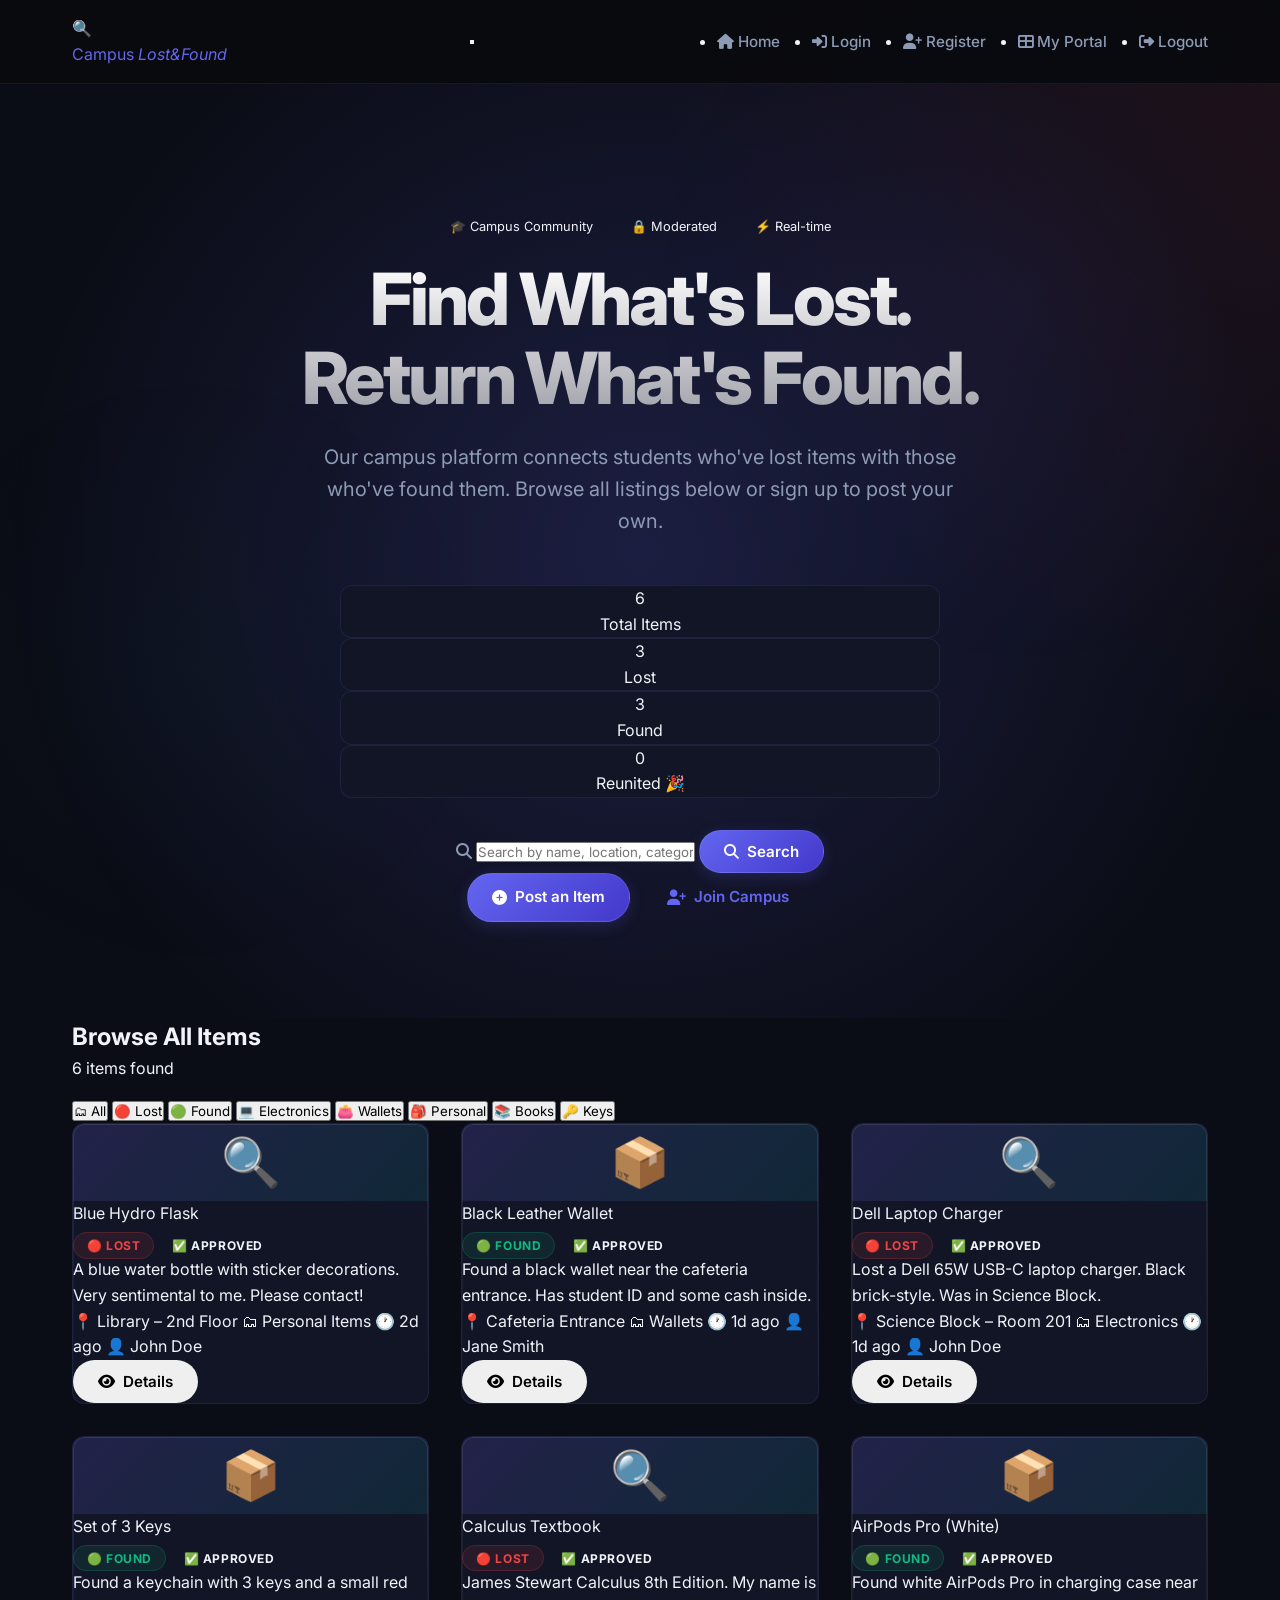
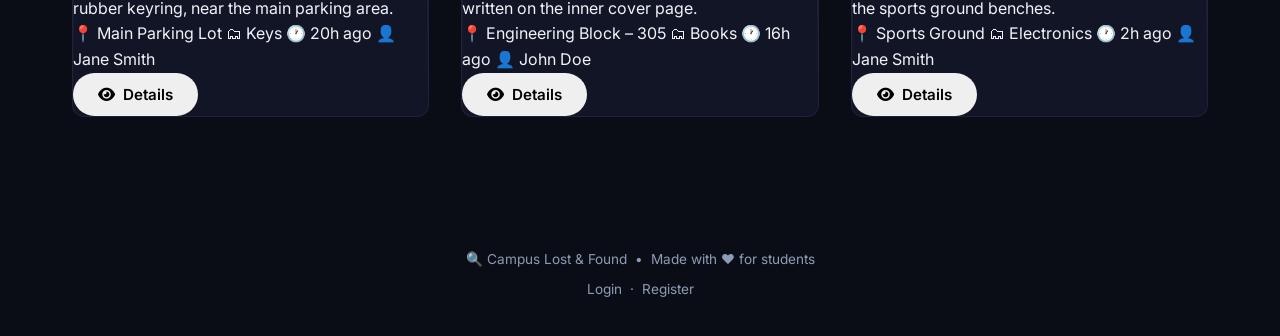
<file: index.html>
<!DOCTYPE html>
<html lang="en">
<head>
    <meta charset="UTF-8">
    <meta http-equiv="refresh" content="0; url=frontend/home-public.html" />
    <title>Redirecting...</title>
    <script>
        window.location.href = "frontend/home-public.html";
    </script>
</head>
<body>
    <p>Redirecting to <a href="frontend/home-public.html">Campus Lost & Found</a>...</p>
</body>
</html>
</file>
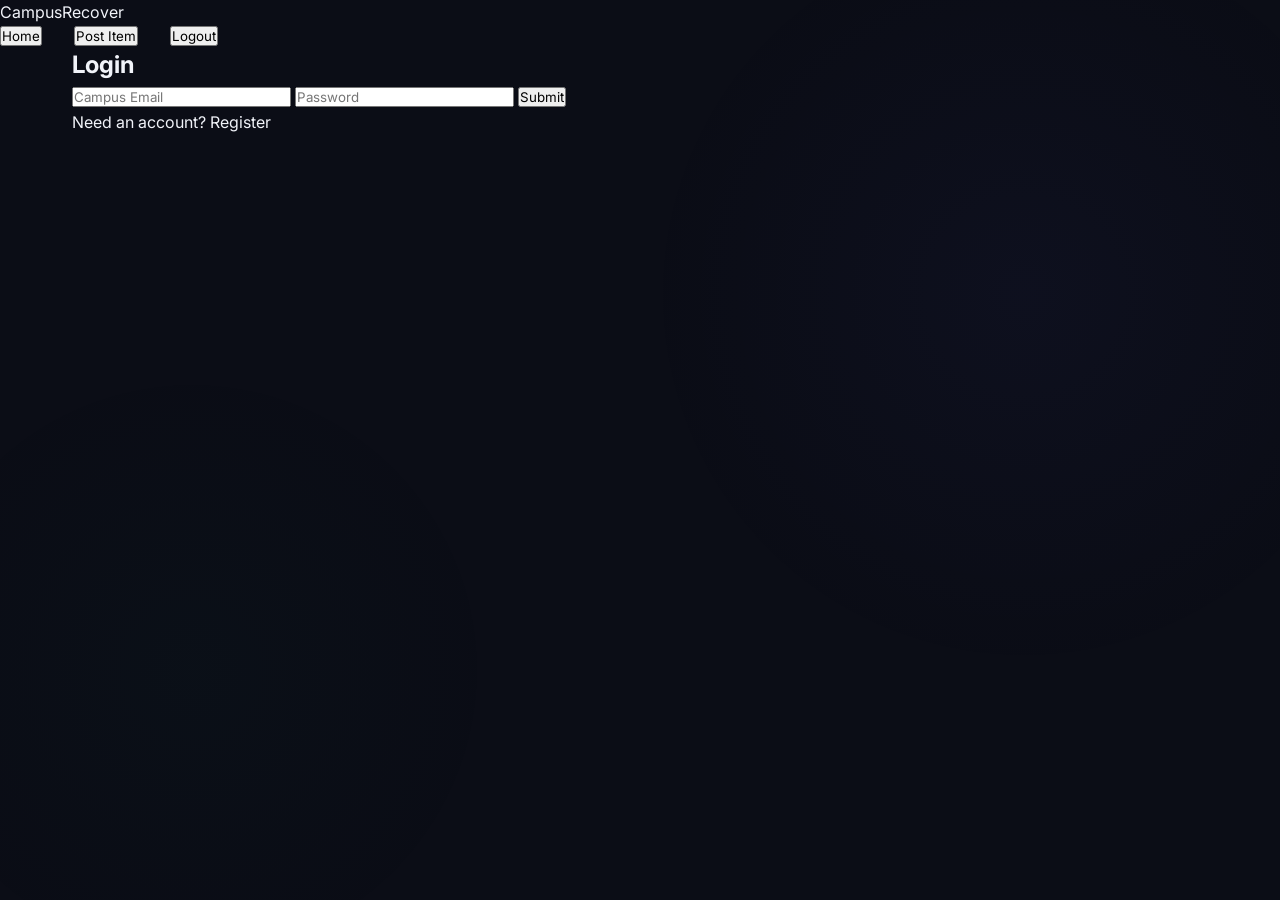
<file: frontend/index.html>
<!DOCTYPE html>
<html lang="en">
<head>
    <title>Campus Lost & Found</title>
    <link rel="stylesheet" href="style.css">
</head>
<body>
    <nav>
        <div class="logo">CampusRecover</div>
        <div class="nav-links">
            <button onclick="showPage('home')">Home</button>
            <button onclick="showPage('report')">Post Item</button>
            <button onclick="showPage('admin')" id="adminBtn" style="display:none;">Admin Panel</button>
            <button onclick="logout()">Logout</button>
        </div>
    </nav>

    <div id="auth-container" class="container">
        <div class="form-box">
            <h2 id="auth-title">Login</h2>
            <input type="email" id="email" placeholder="Campus Email">
            <input type="password" id="password" placeholder="Password">
            <button onclick="handleAuth()" class="main-btn">Submit</button>
            <p onclick="toggleAuth()" id="auth-toggle">Need an account? Register</p>
        </div>
    </div>

    <main id="main-content" style="display:none;">
        <section id="home-page" class="page">
            <h2>Recent Items</h2>
            <div class="filter-bar">
                <button onclick="filterItems('all')">All</button>
                <button onclick="filterItems('lost')">Lost</button>
                <button onclick="filterItems('found')">Found</button>
            </div>
            <div id="items-grid" class="grid"></div>
        </section>

        <section id="report-page" class="page" style="display:none;">
            <h2>Report an Item</h2>
            <form id="item-form">
                <input type="text" placeholder="Item Name (e.g., Blue Wallet)" required>
                <select>
                    <option value="lost">I Lost This</option>
                    <option value="found">I Found This</option>
                </select>
                <textarea placeholder="Description and Last Seen Location"></textarea>
                <button type="submit" class="main-btn">Post to Board</button>
            </form>
        </section>

        <section id="admin-page" class="page" style="display:none;">
            <h2>Moderation Queue</h2>
            <table id="admin-table">
                <tr><th>Item</th><th>User</th><th>Action</th></tr>
                <tr><td>MacBook Pro</td><td>alex_22</td><td><button class="del-btn">Remove</button></td></tr>
            </table>
        </section>
    </main>

    <script src="script.js"></script>
</body>
</html>
</file>
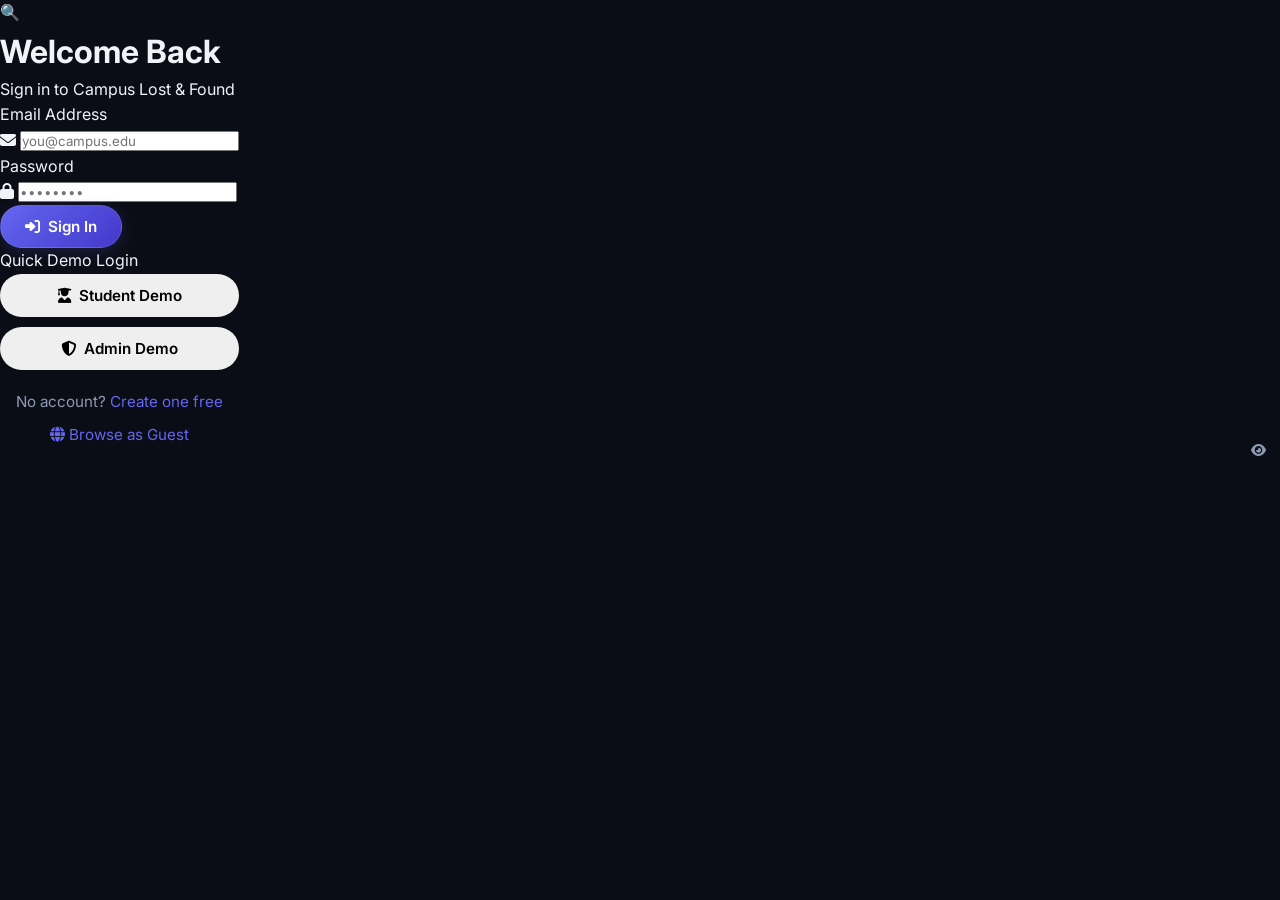
<file: frontend/home-admin.html>
<!DOCTYPE html>
<html lang="en">

<head>
    <meta charset="UTF-8" />
    <meta name="viewport" content="width=device-width, initial-scale=1.0" />
    <title>Admin Panel — Campus Lost & Found</title>
    <link rel="stylesheet" href="style.css" />
    <link rel="stylesheet" href="https://cdnjs.cloudflare.com/ajax/libs/font-awesome/6.5.0/css/all.min.css" />
    <style>
        /* ── ADMIN LAYOUT ── */
        body {
            display: flex;
            flex-direction: column;
            min-height: 100vh;
        }

        .admin-wrap {
            display: flex;
            flex: 1;
        }

        .sidebar {
            width: 240px;
            background: var(--dark-2);
            border-right: 1px solid var(--glass-border);
            padding: 24px 12px;
            position: sticky;
            top: 0;
            height: 100vh;
            overflow-y: auto;
            flex-shrink: 0;
        }

        .sidebar-logo {
            padding: 0 8px 20px;
            border-bottom: 1px solid var(--glass-border);
            margin-bottom: 14px;
        }

        .sidebar-logo h2 {
            font-size: 1rem;
            font-weight: 800;
        }

        .sidebar-logo p {
            font-size: .75rem;
            color: var(--text-muted);
            margin-top: 2px;
        }

        .s-link {
            display: flex;
            align-items: center;
            gap: 10px;
            padding: 10px 12px;
            border-radius: var(--radius-sm);
            color: var(--text-secondary);
            font-size: .88rem;
            font-weight: 500;
            cursor: pointer;
            border: none;
            background: none;
            width: 100%;
            transition: all .22s;
            text-align: left;
            margin-bottom: 2px;
        }

        .s-link:hover,
        .s-link.active {
            background: rgba(108, 92, 231, .18);
            color: var(--primary-light);
        }

        .s-badge {
            margin-left: auto;
            background: var(--danger);
            color: #fff;
            font-size: .68rem;
            padding: 2px 7px;
            border-radius: 50px;
            font-weight: 700;
        }

        .s-sep {
            font-size: .7rem;
            color: var(--text-muted);
            text-transform: uppercase;
            letter-spacing: 1px;
            padding: 14px 12px 6px;
            font-weight: 600;
        }

        .admin-main {
            flex: 1;
            padding: 32px;
            overflow-x: hidden;
        }

        @media(max-width:768px) {
            .sidebar {
                display: none;
            }

            .admin-main {
                padding: 20px 16px;
            }
        }

        /* ── TABS ── */
        .tab-content {
            display: none;
        }

        .tab-content.active {
            display: block;
        }

        /* ── PENDING CARD ── */
        .pcard {
            background: var(--glass);
            border: 1px solid var(--glass-border);
            border-radius: var(--radius);
            padding: 20px;
            margin-bottom: 14px;
            display: grid;
            gap: 12px;
            transition: box-shadow .25s;
        }

        .pcard:hover {
            box-shadow: 0 12px 30px rgba(108, 92, 231, .2);
        }

        .pcard-top {
            display: flex;
            align-items: flex-start;
            justify-content: space-between;
            gap: 12px;
            flex-wrap: wrap;
        }

        .pcard-title {
            font-size: 1.05rem;
            font-weight: 700;
        }

        .pcard-meta {
            font-size: .82rem;
            color: var(--text-muted);
            display: flex;
            flex-wrap: wrap;
            gap: 10px;
            margin-top: 5px;
        }

        .pcard-desc {
            color: var(--text-secondary);
            font-size: .88rem;
            line-height: 1.6;
        }

        .pcard-actions {
            display: flex;
            gap: 8px;
            flex-wrap: wrap;
        }

        /* ── USERS TABLE CARD ── */
        .user-row {
            display: flex;
            align-items: center;
            gap: 14px;
            padding: 12px 16px;
            border-radius: var(--radius-sm);
            border: 1px solid var(--glass-border);
            background: var(--glass);
            margin-bottom: 8px;
        }

        .u-av {
            width: 38px;
            height: 38px;
            border-radius: 50%;
            background: linear-gradient(135deg, var(--primary), var(--secondary));
            display: flex;
            align-items: center;
            justify-content: center;
            font-weight: 800;
            color: #fff;
            font-size: .95rem;
            flex-shrink: 0;
        }

        .u-info {
            flex: 1;
            min-width: 0;
        }

        .u-name {
            font-weight: 600;
            font-size: .95rem;
        }

        .u-mail {
            font-size: .8rem;
            color: var(--text-muted);
            white-space: nowrap;
            overflow: hidden;
            text-overflow: ellipsis;
        }

        /* ── APPROVED TABLE ── */
        .a-item {
            display: grid;
            grid-template-columns: 1fr auto;
            align-items: center;
            gap: 12px;
            padding: 12px 16px;
            border-radius: var(--radius-sm);
            border: 1px solid var(--glass-border);
            background: var(--glass);
            margin-bottom: 8px;
        }

        .a-title {
            font-weight: 600;
            font-size: .93rem;
        }

        .a-meta {
            font-size: .78rem;
            color: var(--text-muted);
            margin-top: 3px;
        }

        .a-actions {
            display: flex;
            gap: 6px;
            align-items: center;
        }
    </style>
</head>

<body>
    <div id="toast-container"></div>

    <!-- TOP NAV (mobile) -->
    <nav class="navbar" style="position:sticky;top:0;z-index:100;">
        <div class="container">
            <a class="navbar-brand" href="home-public.html">
                <div class="brand-icon">🛡</div>
                <span>Admin <em>Panel</em></span>
            </a>
            <div style="display:flex;align-items:center;gap:10px;">
                <span id="navAdminName" style="font-size:.88rem;color:var(--text-secondary);"></span>
                <button class="btn btn-danger btn-sm" onclick="logout()"><i class="fa fa-sign-out-alt"></i>
                    Logout</button>
            </div>
        </div>
    </nav>

    <div class="admin-wrap">
        <!-- SIDEBAR -->
        <aside class="sidebar">
            <div class="sidebar-logo">
                <h2>🛡 Admin Panel</h2>
                <p id="adminNameSide">—</p>
            </div>

            <div class="s-sep">Moderation</div>
            <button class="s-link active" onclick="showTab('pending',this)">
                <i class="fa fa-clock"></i> Pending Review
                <span class="s-badge" id="pendingBadge">0</span>
            </button>
            <button class="s-link" onclick="showTab('approved',this)">
                <i class="fa fa-check-circle"></i> Approved Items
            </button>

            <div class="s-sep">Manage</div>
            <button class="s-link" onclick="showTab('users',this)">
                <i class="fa fa-users"></i> All Users
            </button>
            <button class="s-link" onclick="showTab('stats',this)">
                <i class="fa fa-chart-bar"></i> Statistics
            </button>

            <div class="s-sep">Links</div>
            <a class="s-link" href="home-public.html"><i class="fa fa-globe"></i> Public Page</a>
            <button class="s-link" onclick="logout()" style="color:var(--danger);"><i class="fa fa-sign-out-alt"></i>
                Logout</button>
        </aside>

        <!-- MAIN -->
        <main class="admin-main">

            <!-- ── PENDING ── -->
            <div class="tab-content active" id="tab-pending">
                <h2 class="section-title">Pending Review</h2>
                <p class="section-subtitle" id="pendingCount">Loading…</p>
                <div id="pendingList"></div>
            </div>

            <!-- ── APPROVED ── -->
            <div class="tab-content" id="tab-approved">
                <h2 class="section-title">Approved Items</h2>
                <p class="section-subtitle" id="approvedCount">—</p>
                <div style="display:flex;gap:10px;flex-wrap:wrap;margin-bottom:16px;">
                    <div class="search-bar" style="margin:0;flex:1;min-width:200px;">
                        <i class="fa fa-search" style="color:var(--text-muted)"></i>
                        <input type="text" id="approvedSearch" placeholder="Search…" oninput="renderApproved()" />
                    </div>
                    <select class="form-control" id="approvedType" onchange="renderApproved()"
                        style="width:auto;border-radius:50px;padding:8px 14px;">
                        <option value="">All Types</option>
                        <option value="lost">Lost</option>
                        <option value="found">Found</option>
                    </select>
                </div>
                <div id="approvedList"></div>
            </div>

            <!-- ── USERS ── -->
            <div class="tab-content" id="tab-users">
                <h2 class="section-title">All Users</h2>
                <p class="section-subtitle" id="usersCount">—</p>
                <div id="usersList"></div>
            </div>

            <!-- ── STATS ── -->
            <div class="tab-content" id="tab-stats">
                <h2 class="section-title">Platform Statistics</h2>
                <p class="section-subtitle">Overview of all activity on the platform</p>
                <div class="stats-grid" style="margin-bottom:32px;" id="statsGrid"></div>

                <h3 style="font-size:1rem;font-weight:700;margin-bottom:14px;">Category Breakdown</h3>
                <div id="catBreakdown" style="display:grid;gap:8px;max-width:560px;"></div>

                <h3 style="font-size:1rem;font-weight:700;margin-bottom:14px;margin-top:28px;">Recent Admin Actions</h3>
                <div id="logList" style="display:grid;gap:8px;"></div>
            </div>

        </main>
    </div>

    <script src="app.js"></script>
    <script>
        let sess;
        // Simple admin action log in localStorage
        const LOG_KEY = 'laf_admin_log';
        function getLogs() { return JSON.parse(localStorage.getItem(LOG_KEY) || '[]'); }
        function addLog(action) {
            const logs = getLogs();
            logs.unshift({ admin: sess.full_name, action, time: new Date().toISOString() });
            if (logs.length > 50) logs.pop();
            localStorage.setItem(LOG_KEY, JSON.stringify(logs));
        }

        window.addEventListener('DOMContentLoaded', () => {
            sess = requireLogin('admin');
            if (!sess) return;
            document.getElementById('navAdminName').textContent = sess.full_name;
            document.getElementById('adminNameSide').textContent = sess.email;
            loadAll();
        });

        function loadAll() {
            renderPending();
            renderApproved();
            renderUsers();
            renderStats();
        }

        // ── PENDING ──
        function renderPending() {
            const items = getPendingItems();
            document.getElementById('pendingBadge').textContent = items.length;
            document.getElementById('pendingCount').textContent = items.length + ' item' + (items.length !== 1 ? 's' : '') + ' awaiting review';

            const list = document.getElementById('pendingList');
            if (!items.length) {
                list.innerHTML = `<div class="empty-state"><div class="empty-icon">🎉</div><h3>All caught up!</h3><p>No items pending review</p></div>`;
                return;
            }
            list.innerHTML = items.map(item => `
      <div class="pcard" id="pc-${item.id}">
        <div class="pcard-top">
          <div>
            <div class="pcard-title">${escHtml(item.title)}</div>
            <div class="pcard-meta">
              ${renderBadge(item.type)}
              <span>📍 ${escHtml(item.location)}</span>
              <span>🗂 ${escHtml(item.category || 'General')}</span>
              <span>👤 ${escHtml(item.poster_name || '—')}</span>
              <span>🕐 ${timeAgo(item.created_at)}</span>
            </div>
          </div>
          ${item.image_url ? `<img src="${item.image_url}" style="width:72px;height:72px;object-fit:cover;border-radius:10px;flex-shrink:0;"/>` : `<div style="width:72px;height:72px;background:var(--glass);border-radius:10px;display:flex;align-items:center;justify-content:center;font-size:2rem;">${item.type === 'lost' ? '🔍' : '📦'}</div>`}
        </div>
        <p class="pcard-desc">${escHtml(item.description)}</p>
        <div style="display:grid;grid-template-columns:1fr 1fr;gap:8px;font-size:.82rem;">
          <div style="padding:8px 12px;background:var(--glass);border-radius:8px;"><b>📅 Date:</b> ${formatDate(item.date_reported)}</div>

        </div>
        <div class="pcard-actions">
          <button class="btn btn-success" onclick="moderate(${item.id},'approved')"><i class="fa fa-check"></i> Approve</button>
          <button class="btn btn-danger"  onclick="moderate(${item.id},'rejected')"><i class="fa fa-times"></i> Reject</button>
          <button class="btn btn-warning btn-sm" onclick="moderate(${item.id},'resolved')"><i class="fa fa-check-double"></i> Resolve</button>
        </div>
      </div>`).join('');
        }

        function moderate(id, status) {
            const labels = { approved: 'Approved ✅', rejected: 'Rejected ❌', resolved: 'Resolved 💜' };
            const types = { approved: 'success', rejected: 'error', resolved: 'info' };
            updateItemStatus(id, status);
            addLog(`Item #${id} → ${labels[status]}`);
            showToast(`Item ${labels[status]}`, types[status]);
            // Animate removal
            const el = document.getElementById('pc-' + id);
            if (el) { el.style.opacity = '0'; el.style.transform = 'translateX(30px)'; setTimeout(() => el.remove(), 300); }
            setTimeout(() => { renderPending(); renderApproved(); renderStats(); }, 350);
        }

        // ── APPROVED ──
        function renderApproved() {
            const q = (document.getElementById('approvedSearch') || {}).value?.toLowerCase() || '';
            const typ = (document.getElementById('approvedType') || {}).value || '';
            let items = getItems().filter(i => i.status === 'approved');
            if (typ) items = items.filter(i => i.type === typ);
            if (q) items = items.filter(i => i.title.toLowerCase().includes(q) || i.location.toLowerCase().includes(q));
            items.sort((a, b) => new Date(b.created_at) - new Date(a.created_at));
            document.getElementById('approvedCount').textContent = items.length + ' approved item' + (items.length !== 1 ? 's' : '');
            const list = document.getElementById('approvedList');
            if (!items.length) { list.innerHTML = `<div class="empty-state"><div class="empty-icon">📭</div><h3>No approved items</h3></div>`; return; }
            list.innerHTML = items.map(item => `
      <div class="a-item" id="ai-${item.id}">
        <div>
          <div class="a-title">${escHtml(item.title)} ${renderBadge(item.type)}</div>
          <div class="a-meta">📍 ${escHtml(item.location)} &nbsp;·&nbsp; 👤 ${escHtml(item.poster_name || '—')} &nbsp;·&nbsp; 🕐 ${timeAgo(item.created_at)}</div>
        </div>
        <div class="a-actions">
          <button class="btn btn-warning btn-sm" onclick="adminResolve(${item.id})" title="Mark Resolved"><i class="fa fa-check-double"></i></button>
          <button class="btn btn-danger btn-sm"  onclick="adminDelete(${item.id})"  title="Delete"><i class="fa fa-trash"></i></button>
        </div>
      </div>`).join('');
        }

        function adminResolve(id) {
            updateItemStatus(id, 'resolved');
            addLog(`Item #${id} marked Resolved`);
            showToast('Marked as resolved', 'success');
            renderApproved(); renderStats();
        }
        function adminDelete(id) {
            if (!confirm('Permanently delete this item?')) return;
            deleteItemById(id, 0, 'admin');
            addLog(`Item #${id} deleted`);
            showToast('Item deleted', 'info');
            renderApproved(); renderPending(); renderStats();
        }

        // ── USERS ──
        function renderUsers() {
            const users = getUsers();
            document.getElementById('usersCount').textContent = users.length + ' registered user' + (users.length !== 1 ? 's' : '');
            const list = document.getElementById('usersList');
            list.innerHTML = users.map(u => {
                const myCount = getItems().filter(i => i.user_id === u.id).length;
                return `<div class="user-row">
        <div class="u-av">${u.full_name[0].toUpperCase()}</div>
        <div class="u-info">
          <div class="u-name">${escHtml(u.full_name)} ${u.role === 'admin' ? '<span class="badge badge-approved" style="font-size:.68rem;">Admin</span>' : ''}</div>
          <div class="u-mail">${escHtml(u.email)}</div>
        </div>
        <div style="text-align:right;font-size:.82rem;color:var(--text-muted);">
          <div style="font-weight:700;color:var(--text-primary);">${myCount}</div>posts
        </div>
        <div style="font-size:.78rem;color:var(--text-muted);">Joined ${formatDate(u.created_at)}</div>
      </div>`;
            }).join('');
        }

        // ── STATS ──
        function renderStats() {
            const items = getItems();
            const users = getUsers();
            const approved = items.filter(i => i.status === 'approved');
            const pending = items.filter(i => i.status === 'pending');
            const rejected = items.filter(i => i.status === 'rejected');
            const resolved = items.filter(i => i.status === 'resolved');
            document.getElementById('statsGrid').innerHTML = [
                { n: items.length, l: 'Total Items', ico: '📦' },
                { n: approved.length, l: 'Approved', ico: '✅' },
                { n: pending.length, l: 'Pending Review', ico: '🟡' },
                { n: resolved.length, l: 'Reunited', ico: '🎉' },
                { n: rejected.length, l: 'Rejected', ico: '❌' },
                { n: users.length, l: 'Registered Users', ico: '👥' },
            ].map(s => `<div class="stat-card"><div class="stat-number">${s.ico} ${s.n}</div><div class="stat-label">${s.l}</div></div>`).join('');

            // Category breakdown
            const cats = {};
            approved.forEach(i => { cats[i.category || 'Other'] = (cats[i.category || 'Other'] || 0) + 1; });
            const total = approved.length || 1;
            document.getElementById('catBreakdown').innerHTML = Object.entries(cats).sort((a, b) => b[1] - a[1]).map(([cat, count]) => `
      <div>
        <div style="display:flex;justify-content:space-between;font-size:.85rem;margin-bottom:4px;">
          <span>${cat}</span><span style="color:var(--text-muted);">${count} item${count !== 1 ? 's' : ''}</span>
        </div>
        <div style="height:6px;background:var(--glass-border);border-radius:3px;overflow:hidden;">
          <div style="height:100%;width:${Math.round(count / total * 100)}%;background:linear-gradient(to right,var(--primary),var(--secondary));border-radius:3px;transition:width .6s;"></div>
        </div>
      </div>`).join('');

            // Logs
            const logs = getLogs().slice(0, 10);
            document.getElementById('logList').innerHTML = logs.length
                ? logs.map(l => `<div style="display:flex;align-items:center;gap:10px;padding:10px 14px;background:var(--glass);border-radius:10px;font-size:.85rem;">
          <i class="fa fa-shield-alt" style="color:var(--primary-light);"></i>
          <div style="flex:1;">${escHtml(l.action)}</div>
          <div style="color:var(--text-muted);font-size:.78rem;">${timeAgo(l.time)}</div>
        </div>`).join('')
                : `<div class="empty-state"><div class="empty-icon">📋</div><h3>No actions yet</h3></div>`;
        }

        function showTab(name, btn) {
            document.querySelectorAll('.tab-content').forEach(t => t.classList.remove('active'));
            document.querySelectorAll('.s-link').forEach(b => b.classList.remove('active'));
            document.getElementById('tab-' + name).classList.add('active');
            btn.classList.add('active');
            if (name === 'approved') renderApproved();
            if (name === 'users') renderUsers();
            if (name === 'stats') renderStats();
        }
    </script>
</body>

</html>
</file>
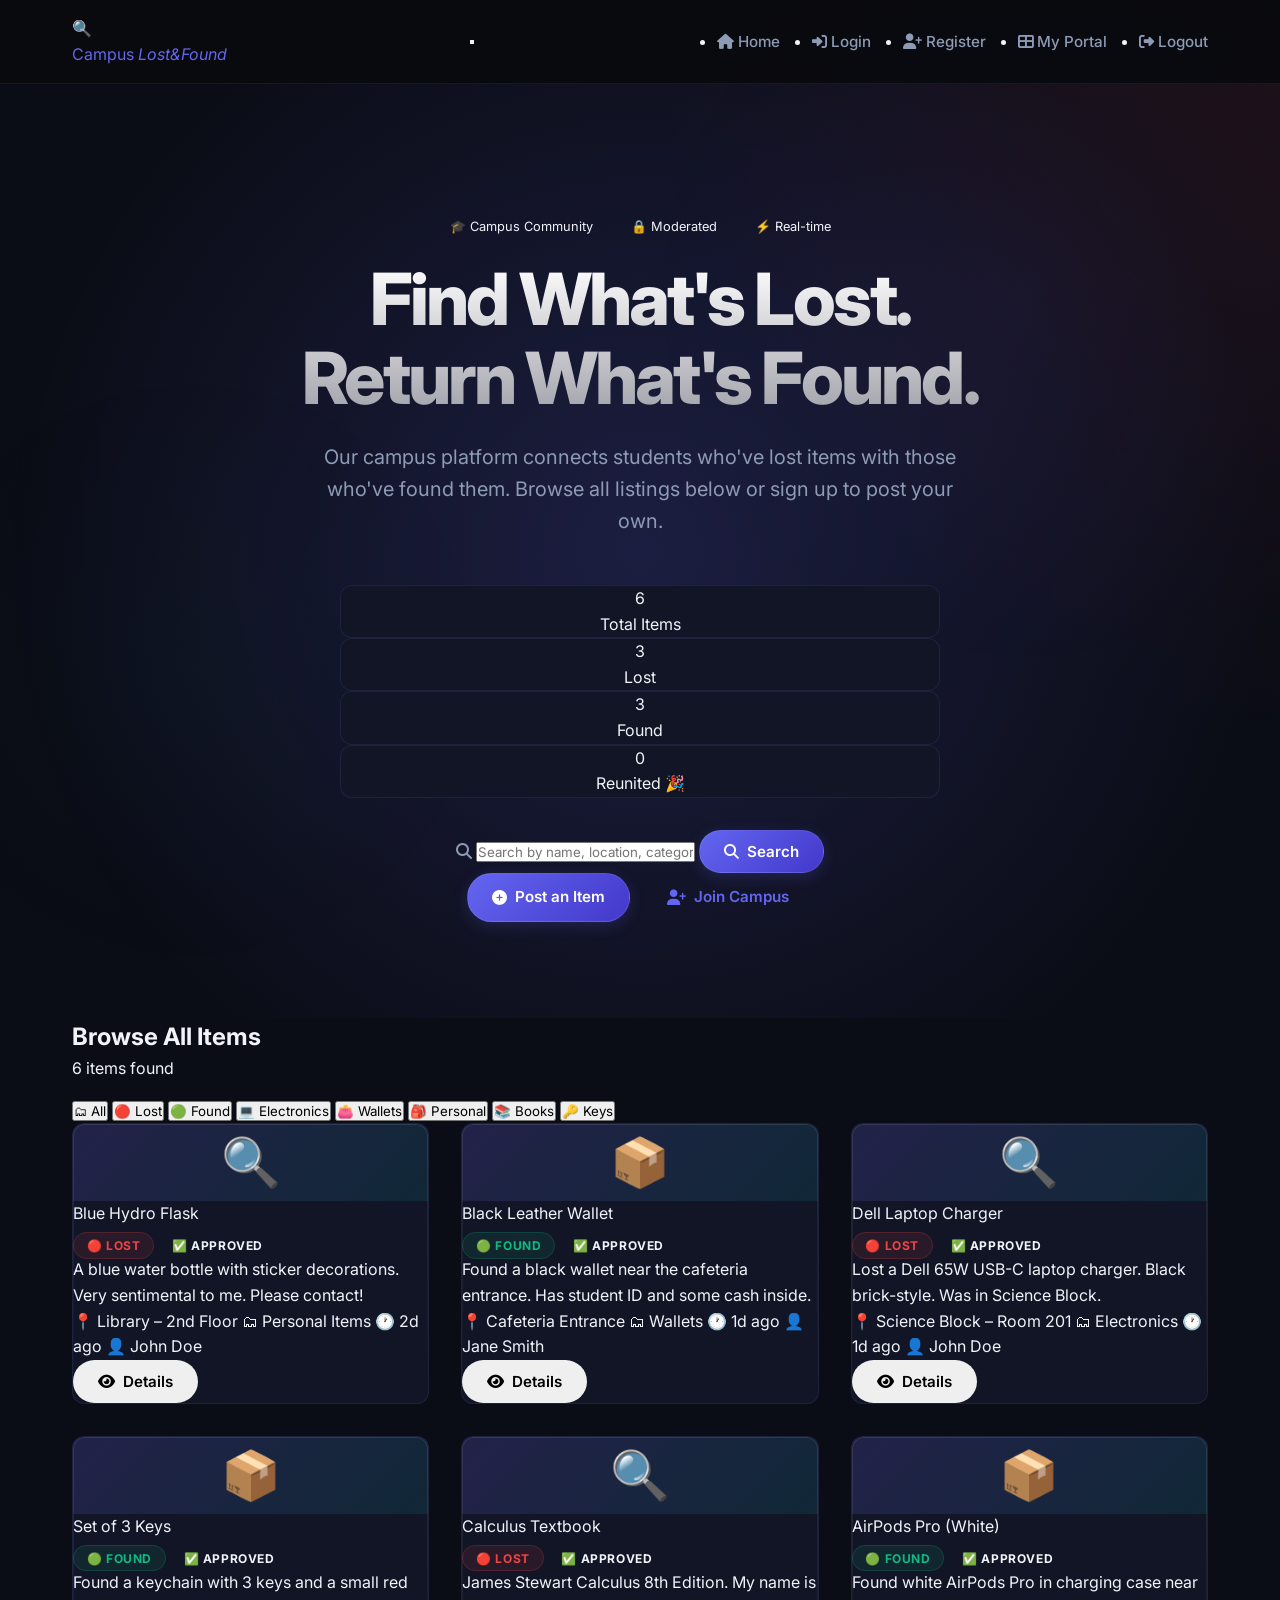
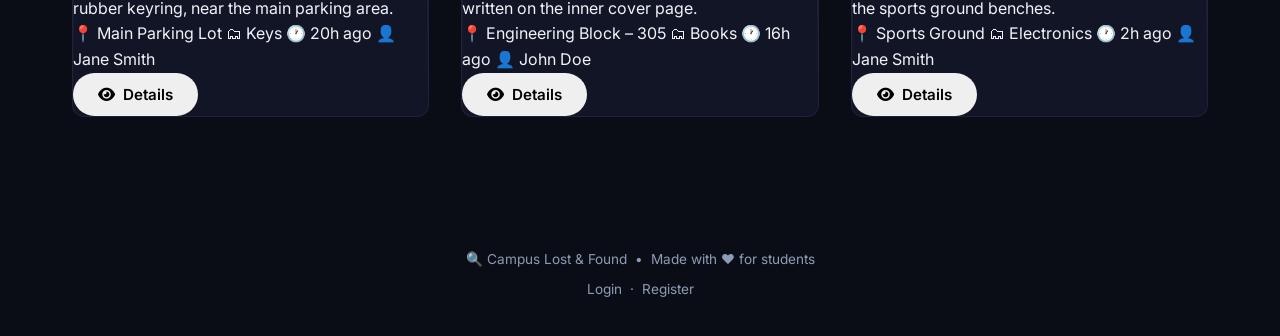
<file: frontend/home-public.html>
<!DOCTYPE html>
<html lang="en">

<head>
    <meta charset="UTF-8" />
    <meta name="viewport" content="width=device-width, initial-scale=1.0" />
    <title>Campus Lost & Found — Browse</title>
    <link rel="stylesheet" href="style.css" />
    <link rel="stylesheet" href="https://cdnjs.cloudflare.com/ajax/libs/font-awesome/6.5.0/css/all.min.css" />
    <style>
        .hero-pills {
            display: flex;
            gap: 10px;
            flex-wrap: wrap;
            justify-content: center;
            margin-bottom: 16px;
        }

        .hero-pill {
            background: var(--glass);
            border: 1px solid var(--glass-border);
            border-radius: 50px;
            padding: 5px 14px;
            font-size: .8rem;
            color: var(--text-secondary);
        }
    </style>
</head>

<body>
    <div id="toast-container"></div>

    <!-- NAVBAR -->
    <nav class="navbar">
        <div class="container">
            <a class="navbar-brand" href="home-public.html">
                <div class="brand-icon">🔍</div>
                <span>Campus <em>Lost&amp;Found</em></span>
            </a>
            <button class="hamburger" id="hamburger"><span></span><span></span><span></span></button>
            <ul class="nav-links" id="navLinks">
                <li><a href="home-public.html" class="active"><i class="fa fa-home"></i> Home</a></li>
                <li id="liLogin"><a href="login.html"><i class="fa fa-sign-in-alt"></i> Login</a></li>
                <li id="liReg"><a href="register.html"><i class="fa fa-user-plus"></i> Register</a></li>
                <li id="liPortal" class="hidden"><a href="#" id="portalLink"><i class="fa fa-th-large"></i> My
                        Portal</a></li>
                <li id="liLogout" class="hidden"><a href="#" onclick="logout()"><i class="fa fa-sign-out-alt"></i>
                        Logout</a></li>
            </ul>
        </div>
    </nav>

    <!-- HERO -->
    <section class="hero">
        <div class="container">
            <div class="hero-pills">
                <span class="hero-pill">🎓 Campus Community</span>
                <span class="hero-pill">🔒 Moderated</span>
                <span class="hero-pill">⚡ Real-time</span>
            </div>
            <h1 class="hero-title">
                Find What's <span class="gradient-text">Lost.</span><br />
                Return What's <span class="gradient-text">Found.</span>
            </h1>
            <p class="hero-sub">Our campus platform connects students who've lost items with those who've found them.
                Browse all listings below or sign up to post your own.</p>

            <!-- Live Stats -->
            <div class="stats-grid" style="max-width:600px;margin:0 auto 32px;" id="statsGrid">
                <div class="stat-card">
                    <div class="stat-number" id="statAll">0</div>
                    <div class="stat-label">Total Items</div>
                </div>
                <div class="stat-card">
                    <div class="stat-number" id="statLost">0</div>
                    <div class="stat-label">Lost</div>
                </div>
                <div class="stat-card">
                    <div class="stat-number" id="statFound">0</div>
                    <div class="stat-label">Found</div>
                </div>
                <div class="stat-card">
                    <div class="stat-number" id="statResolved">0</div>
                    <div class="stat-label">Reunited 🎉</div>
                </div>
            </div>

            <!-- Search Bar -->
            <div class="search-bar">
                <i class="fa fa-search" style="color:var(--text-muted)"></i>
                <input type="text" id="searchInput" placeholder="Search by name, location, category…"
                    oninput="onSearch(this.value)" />
                <button class="btn btn-primary btn-sm" onclick="onSearch(document.getElementById('searchInput').value)">
                    <i class="fa fa-search"></i> Search
                </button>
            </div>

            <!-- CTA -->
            <div style="display:flex;gap:12px;justify-content:center;flex-wrap:wrap;">
                <a href="login.html" class="btn btn-primary btn-lg" id="ctaBtn"><i class="fa fa-plus-circle"></i> Post
                    an Item</a>
                <a href="register.html" class="btn btn-secondary btn-lg"><i class="fa fa-user-plus"></i> Join Campus</a>
            </div>
        </div>
    </section>

    <!-- ITEMS SECTION -->
    <section class="section">
        <div class="container">
            <div
                style="display:flex;align-items:flex-start;justify-content:space-between;flex-wrap:wrap;gap:12px;margin-bottom:16px;">
                <div>
                    <h2 class="section-title">Browse All Items</h2>
                    <p class="section-subtitle" id="resultCount">Loading…</p>
                </div>
            </div>

            <!-- Filters -->
            <div class="filter-tabs" id="filterTabs">
                <button class="filter-tab active" data-filter="all">🗂 All</button>
                <button class="filter-tab" data-filter="lost">🔴 Lost</button>
                <button class="filter-tab" data-filter="found">🟢 Found</button>
                <button class="filter-tab" data-cat="Electronics">💻 Electronics</button>
                <button class="filter-tab" data-cat="Wallets">👛 Wallets</button>
                <button class="filter-tab" data-cat="Personal Items">🎒 Personal</button>
                <button class="filter-tab" data-cat="Books">📚 Books</button>
                <button class="filter-tab" data-cat="Keys">🔑 Keys</button>
            </div>

            <div class="items-grid" id="grid">
                <div class="loader" style="grid-column:1/-1;"></div>
            </div>
        </div>
    </section>

    <!-- DETAIL MODAL -->
    <div class="modal-overlay" id="detailModal" style="display:none;">
        <div class="modal" style="max-width:580px;">
            <div class="modal-header">
                <h2 class="modal-title" id="mTitle"></h2>
                <button class="modal-close" onclick="closeModal('detailModal')"><i class="fa fa-times"></i></button>
            </div>
            <div id="mBody"></div>
        </div>
    </div>

    <!-- FOOTER -->
    <footer
        style="padding:36px 0;border-top:1px solid var(--glass-border);text-align:center;color:var(--text-muted);font-size:.85rem;position:relative;z-index:1;">
        <div class="container">
            <p>🔍 Campus Lost &amp; Found &nbsp;•&nbsp; Made with ❤️ for students</p>
            <p style="margin-top:8px;">
                <a href="login.html" style="color:var(--primary-light);text-decoration:none;">Login</a> &nbsp;·&nbsp;
                <a href="register.html" style="color:var(--primary-light);text-decoration:none;">Register</a>
            </p>
        </div>
    </footer>

    <script src="app.js"></script>
    <script>
        let allItems = [], activeFilter = 'all', activecat = '';

        window.addEventListener('DOMContentLoaded', () => {
            initHamburger();
            // Nav state
            const sess = getSession();
            if (sess) {
                document.getElementById('liLogin').classList.add('hidden');
                document.getElementById('liReg').classList.add('hidden');
                document.getElementById('liLogout').classList.remove('hidden');
                document.getElementById('liPortal').classList.remove('hidden');
                const pl = document.getElementById('portalLink');
                pl.href = sess.role === 'admin' ? 'home-admin.html' : 'home-student.html';
                pl.innerHTML = `<i class="fa fa-th-large"></i> ${sess.role === 'admin' ? 'Admin Panel' : 'My Portal'}`;
                document.getElementById('ctaBtn').href = sess.role === 'admin' ? 'home-admin.html' : 'home-student.html';
                document.getElementById('ctaBtn').innerHTML = '<i class="fa fa-plus-circle"></i> Post an Item';
            }
            loadAll();

            // Filter tab clicks
            document.getElementById('filterTabs').addEventListener('click', e => {
                const btn = e.target.closest('.filter-tab');
                if (!btn) return;
                document.querySelectorAll('.filter-tab').forEach(b => b.classList.remove('active'));
                btn.classList.add('active');
                activeFilter = btn.dataset.filter || 'all';
                activecat = btn.dataset.cat || '';
                render();
            });
        });

        function loadAll() {
            // Compute stats from all items
            const all = getItems();
            const approved = all.filter(i => i.status === 'approved');
            document.getElementById('statAll').textContent = approved.length;
            document.getElementById('statLost').textContent = approved.filter(i => i.type === 'lost').length;
            document.getElementById('statFound').textContent = approved.filter(i => i.type === 'found').length;
            document.getElementById('statResolved').textContent = all.filter(i => i.status === 'resolved').length;
            allItems = approved;
            render();
        }

        function render() {
            const q = document.getElementById('searchInput').value.toLowerCase().trim();
            let items = allItems;
            if (activeFilter === 'lost') items = items.filter(i => i.type === 'lost');
            if (activeFilter === 'found') items = items.filter(i => i.type === 'found');
            if (activecat) items = items.filter(i => i.category === activecat);
            if (q) items = items.filter(i =>
                i.title.toLowerCase().includes(q) ||
                i.description.toLowerCase().includes(q) ||
                i.location.toLowerCase().includes(q) ||
                (i.category || '').toLowerCase().includes(q)
            );
            document.getElementById('resultCount').textContent = items.length + (items.length === 1 ? ' item' : ' items') + ' found';
            const grid = document.getElementById('grid');
            if (!items.length) {
                grid.innerHTML = `<div class="empty-state" style="grid-column:1/-1">
        <div class="empty-icon">🔍</div><h3>No items found</h3><p>Try a different search or filter</p></div>`;
                return;
            }
            grid.innerHTML = items.map(item =>
                buildItemCard(item, [{ cls: 'btn-secondary', label: '<i class="fa fa-eye"></i> Details', fn: `viewDetail(${item.id})` }])
            ).join('');
        }

        const onSearch = debounce(render, 320);

        function viewDetail(id) {
            const item = allItems.find(i => i.id === id); if (!item) return;
            document.getElementById('mTitle').textContent = item.title;
            const img = item.image_url
                ? `<img src="${item.image_url}" style="width:100%;border-radius:12px;margin-bottom:16px;"/>`
                : `<div style="height:160px;background:linear-gradient(135deg,rgba(108,92,231,.18),rgba(0,206,201,.1));border-radius:12px;display:flex;align-items:center;justify-content:center;font-size:3.5rem;margin-bottom:16px;">${item.type === 'lost' ? '🔍' : '📦'}</div>`;
            document.getElementById('mBody').innerHTML = `${img}
      <div style="display:flex;gap:8px;flex-wrap:wrap;margin-bottom:14px;">${renderBadge(item.type)} ${renderBadge(item.status)}</div>
      <p style="color:var(--text-secondary);line-height:1.7;margin-bottom:16px;">${escHtml(item.description)}</p>
      <div style="display:grid;gap:8px;">
        ${row('📍', 'Location', escHtml(item.location))}
        ${row('🗂', 'Category', escHtml(item.category || 'General'))}
        ${row('📅', 'Date', formatDate(item.date_reported))}
        ${item.poster_name ? row('👤', 'Posted By', escHtml(item.poster_name)) : ''}
      </div>`;
            openModal('detailModal');
        }

        function row(ico, label, val) {
            return `<div style="display:flex;gap:10px;padding:10px;background:var(--glass);border-radius:10px;">
      <span>${ico}</span><div>
        <div style="font-size:.72rem;color:var(--text-muted);text-transform:uppercase;font-weight:600;">${label}</div>
        <div>${val}</div></div></div>`;
        }

        document.getElementById('detailModal').addEventListener('click', e => { if (e.target === e.currentTarget) closeModal('detailModal'); });
    </script>
</body>

</html>
</file>
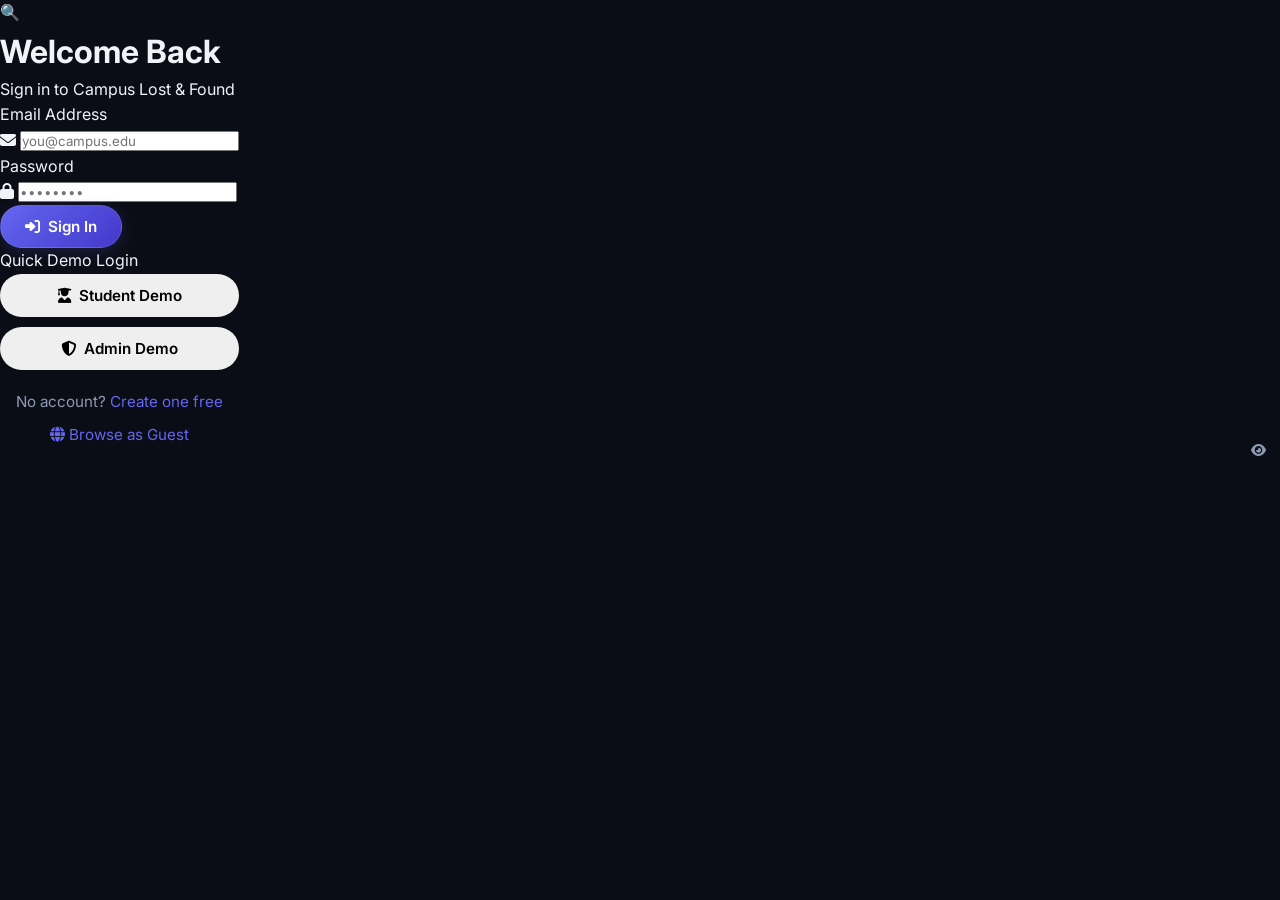
<file: frontend/home-student.html>
<!DOCTYPE html>
<html lang="en">

<head>
    <meta charset="UTF-8" />
    <meta name="viewport" content="width=device-width, initial-scale=1.0" />
    <title>Student Portal — Campus Lost & Found</title>
    <link rel="stylesheet" href="style.css" />
    <link rel="stylesheet" href="https://cdnjs.cloudflare.com/ajax/libs/font-awesome/6.5.0/css/all.min.css" />
    <style>
        .tab-nav {
            display: flex;
            gap: 0;
            border-bottom: 1px solid var(--glass-border);
            margin-bottom: 28px;
            overflow-x: auto;
        }

        .tab-btn {
            padding: 12px 22px;
            background: none;
            border: none;
            border-bottom: 2px solid transparent;
            color: var(--text-secondary);
            font-family: 'Inter', sans-serif;
            font-size: .9rem;
            font-weight: 600;
            cursor: pointer;
            transition: all .25s;
            display: flex;
            align-items: center;
            gap: 8px;
            white-space: nowrap;
        }

        .tab-btn.active {
            color: var(--primary-light);
            border-bottom-color: var(--primary);
        }

        .tab-content {
            display: none;
        }

        .tab-content.active {
            display: block;
        }

        .grid2 {
            display: grid;
            grid-template-columns: 1fr 1fr;
            gap: 16px;
        }

        @media(max-width:620px) {
            .grid2 {
                grid-template-columns: 1fr;
            }
        }

        .user-banner {
            background: linear-gradient(135deg, rgba(108, 92, 231, .18), rgba(0, 206, 201, .08));
            border: 1px solid var(--glass-border);
            border-radius: var(--radius);
            padding: 20px 24px;
            margin-bottom: 24px;
            display: flex;
            align-items: center;
            gap: 16px;
            flex-wrap: wrap;
        }

        .u-avatar {
            width: 52px;
            height: 52px;
            background: linear-gradient(135deg, var(--primary), var(--secondary));
            border-radius: 50%;
            display: flex;
            align-items: center;
            justify-content: center;
            font-size: 1.5rem;
            font-weight: 800;
            flex-shrink: 0;
            color: #fff;
        }

        .img-preview {
            width: 100%;
            max-height: 200px;
            object-fit: cover;
            border-radius: var(--radius-sm);
            margin-top: 8px;
            display: none;
        }
    </style>
</head>

<body>
    <div id="toast-container"></div>

    <!-- NAVBAR -->
    <nav class="navbar">
        <div class="container">
            <a class="navbar-brand" href="home-public.html">
                <div class="brand-icon">🔍</div>
                <span>Campus <em>Lost&amp;Found</em></span>
            </a>
            <button class="hamburger" id="hamburger"><span></span><span></span><span></span></button>
            <ul class="nav-links" id="navLinks">
                <li><a href="home-public.html"><i class="fa fa-globe"></i> Browse All</a></li>
                <li><a href="home-student.html" class="active"><i class="fa fa-user-graduate"></i> My Portal</a></li>
                <li><a href="#" onclick="logout()"><i class="fa fa-sign-out-alt"></i> Logout</a></li>
            </ul>
        </div>
    </nav>

    <div class="section">
        <div class="container">

            <!-- User Banner -->
            <div class="user-banner">
                <div class="u-avatar" id="uAvatar">?</div>
                <div>
                    <h2 style="font-size:1.2rem;font-weight:700;" id="uName">—</h2>
                    <p style="color:var(--text-secondary);font-size:.88rem;" id="uEmail">—</p>
                </div>
                <div style="margin-left:auto;display:flex;gap:10px;flex-wrap:wrap;">
                    <div class="stat-card" style="padding:10px 18px;text-align:center;">
                        <div class="stat-number" id="myTotal" style="font-size:1.5rem;">0</div>
                        <div class="stat-label" style="font-size:.72rem;">My Posts</div>
                    </div>
                    <div class="stat-card" style="padding:10px 18px;text-align:center;">
                        <div class="stat-number" id="myPending" style="font-size:1.5rem;">0</div>
                        <div class="stat-label" style="font-size:.72rem;">Pending</div>
                    </div>
                    <div class="stat-card" style="padding:10px 18px;text-align:center;">
                        <div class="stat-number" id="myResolved" style="font-size:1.5rem;">0</div>
                        <div class="stat-label" style="font-size:.72rem;">Resolved</div>
                    </div>
                </div>
            </div>

            <!-- TABS -->
            <div class="tab-nav">
                <button class="tab-btn active" onclick="switchTab('browse',this)"><i class="fa fa-search"></i> Browse
                    Items</button>
                <button class="tab-btn" onclick="switchTab('post',this)"><i class="fa fa-plus-circle"></i> Post
                    Item</button>
                <button class="tab-btn" onclick="switchTab('mine',this)"><i class="fa fa-list-ul"></i> My Posts</button>
                <button class="tab-btn" onclick="switchTab('messages',this)"><i class="fa fa-comment-dots"></i> Messages</button>
            </div>

            <!-- ── TAB: BROWSE ── -->
            <div class="tab-content active" id="tab-browse">
                <div style="display:flex;gap:10px;flex-wrap:wrap;margin-bottom:20px;align-items:center;">
                    <div class="search-bar" style="margin:0;flex:1;min-width:220px;">
                        <i class="fa fa-search" style="color:var(--text-muted)"></i>
                        <input type="text" id="browseSearch" placeholder="Search items…" oninput="applyBrowse()" />
                    </div>
                    <select class="form-control" id="browseType" onchange="applyBrowse()"
                        style="width:auto;border-radius:50px;padding:10px 14px;">
                        <option value="">All Types</option>
                        <option value="lost">Lost</option>
                        <option value="found">Found</option>
                    </select>
                    <select class="form-control" id="browseCat" onchange="applyBrowse()"
                        style="width:auto;border-radius:50px;padding:10px 14px;">
                        <option value="">All Categories</option>
                        <option>Electronics</option>
                        <option>Wallets</option>
                        <option>Personal Items</option>
                        <option>Books</option>
                        <option>Keys</option>
                        <option>Clothing</option>
                        <option>Other</option>
                    </select>
                </div>
                <div class="items-grid" id="browseGrid"></div>
            </div>

            <!-- ── TAB: POST ── -->
            <div class="tab-content" id="tab-post">
                <div style="max-width:680px;">
                    <h2 class="section-title">Post a Lost or Found Item</h2>
                    <p class="section-subtitle">Submitted posts appear publicly after admin approval.</p>
                    <div id="postAlert"></div>
                    <form id="postForm">
                        <div class="grid2">
                            <div class="form-group">
                                <label class="form-label">Item Type *</label>
                                <select name="type" class="form-control" required>
                                    <option value="">Select type…</option>
                                    <option value="lost">🔴 I Lost This Item</option>
                                    <option value="found">🟢 I Found This Item</option>
                                </select>
                            </div>
                            <div class="form-group">
                                <label class="form-label">Category</label>
                                <select name="category" class="form-control">
                                    <option value="Other">Other</option>
                                    <option value="Electronics">💻 Electronics</option>
                                    <option value="Wallets">👛 Wallets</option>
                                    <option value="Personal Items">🎒 Personal Items</option>
                                    <option value="Books">📚 Books</option>
                                    <option value="Keys">🔑 Keys</option>
                                    <option value="Clothing">👔 Clothing</option>
                                </select>
                            </div>
                        </div>
                        <div class="form-group">
                            <label class="form-label">Item Title *</label>
                            <input name="title" class="form-control" placeholder="e.g. Blue Hydro Flask Water Bottle"
                                required maxlength="200" />
                        </div>
                        <div class="form-group">
                            <label class="form-label">Description *</label>
                            <textarea name="description" class="form-control" rows="4"
                                placeholder="Describe the item in detail — colour, brand, unique features…"
                                required></textarea>
                        </div>
                        <div class="grid2">
                            <div class="form-group">
                                <label class="form-label">Location *</label>
                                <div class="input-icon">
                                    <i class="fa fa-map-marker-alt icon"></i>
                                    <input name="location" class="form-control" placeholder="e.g. Library – 2nd Floor"
                                        required />
                                </div>
                            </div>
                            <div class="form-group">
                                <label class="form-label">Date *</label>
                                <input name="date_reported" type="date" class="form-control" id="dateField" required />
                            </div>
                        </div>
                        <!-- Contact Email removed naturally, replaced by Chat -->
                        <div class="form-group">
                            <label class="form-label">Upload Image (optional)</label>
                            <input type="file" id="imgInput" accept="image/*" class="form-control"
                                style="cursor:pointer;" onchange="previewImg(this)" />
                            <img id="imgPreview" class="img-preview" alt="Preview" />
                        </div>
                        <button type="submit" class="btn btn-primary btn-lg" id="postBtn">
                            <i class="fa fa-paper-plane"></i> Submit for Review
                        </button>
                    </form>
                </div>
            </div>

            <!-- ── TAB: MY POSTS ── -->
            <div class="tab-content" id="tab-mine">
                <h2 class="section-title">My Posts</h2>
                <p class="section-subtitle">Manage your reported items. Pending items are awaiting admin approval.</p>
                <div class="items-grid" id="mineGrid"></div>
            </div>

            <!-- ── TAB: MESSAGES ── -->
            <div class="tab-content" id="tab-messages">
                <h2 class="section-title">Messages</h2>
                <p class="section-subtitle">Your active conversations about lost and found items.</p>
                <div class="chat-thread-list" id="messagesList"></div>
            </div>

        </div>
    </div>

    <!-- DETAIL MODAL -->
    <div class="modal-overlay" id="detailModal" style="display:none;">
        <div class="modal" style="max-width:580px;">
            <div class="modal-header">
                <h2 class="modal-title" id="mTitle"></h2>
                <button class="modal-close" onclick="closeModal('detailModal')"><i class="fa fa-times"></i></button>
            </div>
            <div id="mBody"></div>
        </div>
    </div>

    <!-- CHAT MODAL -->
    <div class="modal-overlay" id="chatModal" style="display:none;">
        <div class="modal" style="max-width:500px; padding:24px;">
            <div class="modal-header" style="margin-bottom:12px;">
                <h2 class="modal-title" id="chatTitle">Chat</h2>
                <button class="modal-close" onclick="closeModal('chatModal')"><i class="fa fa-times"></i></button>
            </div>
            <div class="chat-modal-body">
                <div class="chat-messages" id="chatHistory"></div>
                <div class="chat-input-area">
                    <input type="text" id="chatInput" placeholder="Type a message..." onkeypress="if(event.key==='Enter') sendChatMessage()"/>
                    <button onclick="sendChatMessage()"><i class="fa fa-paper-plane"></i></button>
                </div>
            </div>
        </div>
    </div>

    <script src="app.js"></script>
    <script>
        let sess, allItems = [], myItemsList = [];

        window.addEventListener('DOMContentLoaded', () => {
            sess = requireLogin();
            if (!sess) return;
            if (sess.role === 'admin') { window.location.href = 'home-admin.html'; return; }

            document.getElementById('uAvatar').textContent = sess.full_name[0].toUpperCase();
            document.getElementById('uName').textContent = sess.full_name;
            document.getElementById('uEmail').textContent = sess.email;
            document.getElementById('dateField').value = new Date().toISOString().split('T')[0];

            initHamburger();
            loadBrowse();
            loadMine();
            loadMessages();
        });

        // ── BROWSE ──
        function loadBrowse() {
            allItems = getApprovedItems();
            applyBrowse();
        }

        function applyBrowse() {
            const q = document.getElementById('browseSearch').value.toLowerCase();
            const typ = document.getElementById('browseType').value;
            const cat = document.getElementById('browseCat').value;
            let items = allItems;
            if (typ) items = items.filter(i => i.type === typ);
            if (cat) items = items.filter(i => i.category === cat);
            if (q) items = items.filter(i =>
                i.title.toLowerCase().includes(q) ||
                i.description.toLowerCase().includes(q) ||
                i.location.toLowerCase().includes(q)
            );
            const grid = document.getElementById('browseGrid');
            if (!items.length) {
                grid.innerHTML = `<div class="empty-state" style="grid-column:1/-1"><div class="empty-icon">🔍</div><h3>No items found</h3></div>`;
                return;
            }
            grid.innerHTML = items.map(item =>
                buildItemCard(item, [{ cls: 'btn-secondary', label: '<i class="fa fa-eye"></i> Details', fn: `viewDetail(${item.id})` }])
            ).join('');
        }

        // ── POST ──
        function previewImg(input) {
            const prev = document.getElementById('imgPreview');
            if (input.files && input.files[0]) {
                const reader = new FileReader();
                reader.onload = e => { prev.src = e.target.result; prev.style.display = 'block'; };
                reader.readAsDataURL(input.files[0]);
            }
        }

        document.getElementById('postForm').addEventListener('submit', function (e) {
            e.preventDefault();
            const fd = new FormData(this);
            const data = Object.fromEntries(fd.entries());
            if (!data.type || !data.title || !data.description || !data.location) {
                showAlert('postAlert', '⚠️ Please fill in all required fields', 'error'); return;
            }
            const btn = document.getElementById('postBtn');
            setLoading(btn, true);

            // Handle image as base64 if selected
            const imgFile = document.getElementById('imgInput').files[0];
            const doPost = (imgUrl) => {
                data.image_url = imgUrl || null;
                postItem(sess.id, sess.full_name, data);
                showAlert('postAlert', '🎉 Item submitted! Awaiting admin approval.', 'success');
                showToast('Post submitted for review', 'success');
                this.reset();
                document.getElementById('dateField').value = new Date().toISOString().split('T')[0];
                document.getElementById('imgPreview').style.display = 'none';
                setLoading(btn, false);
                loadMine();
                setTimeout(() => switchTab('mine', document.querySelectorAll('.tab-btn')[2]), 600);
            };

            if (imgFile) {
                const reader = new FileReader();
                reader.onload = e => doPost(e.target.result);
                reader.readAsDataURL(imgFile);
            } else { doPost(null); }
        });

        // ── MY POSTS ──
        function loadMine() {
            myItemsList = getMyItems(sess.id);
            document.getElementById('myTotal').textContent = myItemsList.length;
            document.getElementById('myPending').textContent = myItemsList.filter(i => i.status === 'pending').length;
            document.getElementById('myResolved').textContent = myItemsList.filter(i => i.status === 'resolved').length;

            const grid = document.getElementById('mineGrid');
            if (!myItemsList.length) {
                grid.innerHTML = `<div class="empty-state" style="grid-column:1/-1"><div class="empty-icon">📝</div><h3>No posts yet</h3><p>Use the <strong>Post Item</strong> tab to report a lost or found item</p></div>`;
                return;
            }
            grid.innerHTML = myItemsList.map(item => {
                const actions = [];
                if (item.status === 'approved') actions.push({ cls: 'btn-success', label: '<i class="fa fa-check"></i> Resolved', fn: `markResolved(${item.id})` });
                actions.push({ cls: 'btn-danger', label: '<i class="fa fa-trash"></i> Delete', fn: `removeItem(${item.id})` });
                actions.push({ cls: 'btn-secondary', label: '<i class="fa fa-eye"></i> View', fn: `viewMine(${item.id})` });
                return buildItemCard(item, actions);
            }).join('');
        }

        function markResolved(id) {
            if (!confirm('Mark this item as resolved/reunited?')) return;
            updateItemStatus(id, 'resolved');
            showToast('Marked as resolved! 🎉', 'success');
            loadMine(); loadBrowse();
        }

        function removeItem(id) {
            if (!confirm('Delete this item? This cannot be undone.')) return;
            deleteItemById(id, sess.id, 'student');
            showToast('Item deleted', 'info');
            loadMine(); loadBrowse();
        }

        // ── DETAIL MODAL ──
        function viewDetail(id) { showItemModal(allItems.find(i => i.id === id)); }
        function viewMine(id) { showItemModal(myItemsList.find(i => i.id === id)); }

        function showItemModal(item) {
            if (!item) return;
            document.getElementById('mTitle').textContent = item.title;
            const img = item.image_url
                ? `<img src="${item.image_url}" style="width:100%;border-radius:12px;margin-bottom:14px;"/>`
                : `<div style="height:150px;background:linear-gradient(135deg,rgba(108,92,231,.18),rgba(0,206,201,.1));border-radius:12px;display:flex;align-items:center;justify-content:center;font-size:3rem;margin-bottom:14px;">${item.type === 'lost' ? '🔍' : '📦'}</div>`;
            
            let messageBtnHtml = '';
            if (item.user_id !== sess.id && item.status === 'approved') {
                messageBtnHtml = `<button onclick="openChatWithPoster(${item.id}, ${item.user_id}, '${escHtml(item.title)}')" class="btn btn-primary" style="margin-top:10px; width:100%; justify-content:center;"><i class="fa fa-comment-dots"></i> Message Poster</button>`;
            }
                
            document.getElementById('mBody').innerHTML = `${img}
      <div style="display:flex;gap:8px;flex-wrap:wrap;margin-bottom:12px;">${renderBadge(item.type)} ${renderBadge(item.status)}</div>
      <p style="color:var(--text-secondary);line-height:1.7;margin-bottom:14px;">${escHtml(item.description)}</p>
      <div style="display:grid;gap:8px;">
        ${drow('📍', 'Location', escHtml(item.location))}
        ${drow('🗂', 'Category', escHtml(item.category || 'General'))}
        ${drow('📅', 'Date', formatDate(item.date_reported))}
        ${item.poster_name ? drow('👤', 'Posted By', escHtml(item.poster_name)) : ''}
      </div>
      ${messageBtnHtml}`;
            openModal('detailModal');
        }

        function drow(ico, lbl, val) {
            return `<div style="display:flex;gap:10px;padding:10px;background:var(--glass);border-radius:10px;">
      <span>${ico}</span><div><div style="font-size:.72rem;color:var(--text-muted);text-transform:uppercase;font-weight:600;">${lbl}</div><div>${val}</div></div></div>`;
        }

        // ── MESSAGES ──
        let activeChat = null; // { itemId, otherUserId, title }

        function loadMessages() {
            const threads = getMyChatThreads(sess.id);
            const container = document.getElementById('messagesList');
            if (!threads.length) {
                container.innerHTML = `<div class="empty-state"><div class="empty-icon">💬</div><h3>No messages yet</h3><p>Start a conversation by viewing an item and messaging the poster.</p></div>`;
                return;
            }
            
            let html = '';
            threads.forEach(t => {
                const item = getItems().find(i => i.id === t.item_id);
                if(!item) return;
                const otherUser = getUsers().find(u => u.id === t.other_user_id);
                const otherName = otherUser ? otherUser.full_name : 'Unknown User';
                const avatar = otherName[0].toUpperCase();
                
                html += `
                <div class="chat-thread" onclick="openChatWithPoster(${t.item_id}, ${t.other_user_id}, '${escHtml(item.title)}')">
                    <div class="chat-thread-avatar">${avatar}</div>
                    <div class="chat-thread-content">
                        <div class="chat-thread-header">
                            <span class="chat-thread-name">${escHtml(otherName)} <span style="font-weight:normal;font-size:0.8rem;color:var(--text-muted)">(${escHtml(item.title)})</span></span>
                            <span class="chat-thread-time">${timeAgo(t.latest_message.created_at)}</span>
                        </div>
                        <div class="chat-thread-preview">${t.latest_message.sender_id === sess.id ? 'You: ' : ''}${escHtml(t.latest_message.text)}</div>
                    </div>
                </div>`;
            });
            container.innerHTML = html;
        }

        function openChatWithPoster(itemId, otherUserId, itemTitle) {
            closeModal('detailModal');
            activeChat = { itemId, otherUserId, title: itemTitle };
            document.getElementById('chatTitle').textContent = `Chat: ${itemTitle}`;
            document.getElementById('chatInput').value = '';
            renderChatHistory();
            openModal('chatModal');
        }

        function renderChatHistory() {
            if (!activeChat) return;
            const msgs = getChatHistory(activeChat.itemId, sess.id, activeChat.otherUserId);
            const historyDiv = document.getElementById('chatHistory');
            
            if (!msgs.length) {
                historyDiv.innerHTML = `<div style="text-align:center; padding:20px; color:var(--text-muted); font-size:0.85rem;">No messages yet. Say hello!</div>`;
            } else {
                historyDiv.innerHTML = msgs.map(m => {
                    const isMine = m.sender_id === sess.id;
                    const dateStr = new Date(m.created_at).toLocaleTimeString([], { hour: '2-digit', minute: '2-digit' });
                    return `
                    <div class="chat-bubble ${isMine ? 'mine' : 'theirs'}">
                        ${escHtml(m.text)}
                        <span class="chat-bubble-time">${dateStr}</span>
                    </div>`;
                }).join('');
                
                // Scroll to bottom
                historyDiv.scrollTop = historyDiv.scrollHeight;
            }
        }

        function sendChatMessage() {
            if (!activeChat) return;
            const input = document.getElementById('chatInput');
            const text = input.value.trim();
            if (!text) return;
            
            sendMessage(activeChat.itemId, sess.id, activeChat.otherUserId, text);
            input.value = '';
            renderChatHistory();
            loadMessages(); // update thread list if tab is open
        }

        function switchTab(name, btn) {
            document.querySelectorAll('.tab-btn').forEach(b => b.classList.remove('active'));
            document.querySelectorAll('.tab-content').forEach(c => c.classList.remove('active'));
            btn.classList.add('active');
            document.getElementById('tab-' + name).classList.add('active');
        }

        document.getElementById('detailModal').addEventListener('click', e => { if (e.target === e.currentTarget) closeModal('detailModal'); });
        document.getElementById('chatModal').addEventListener('click', e => { if (e.target === e.currentTarget) closeModal('chatModal'); });
    </script>
</body>

</html>
</file>
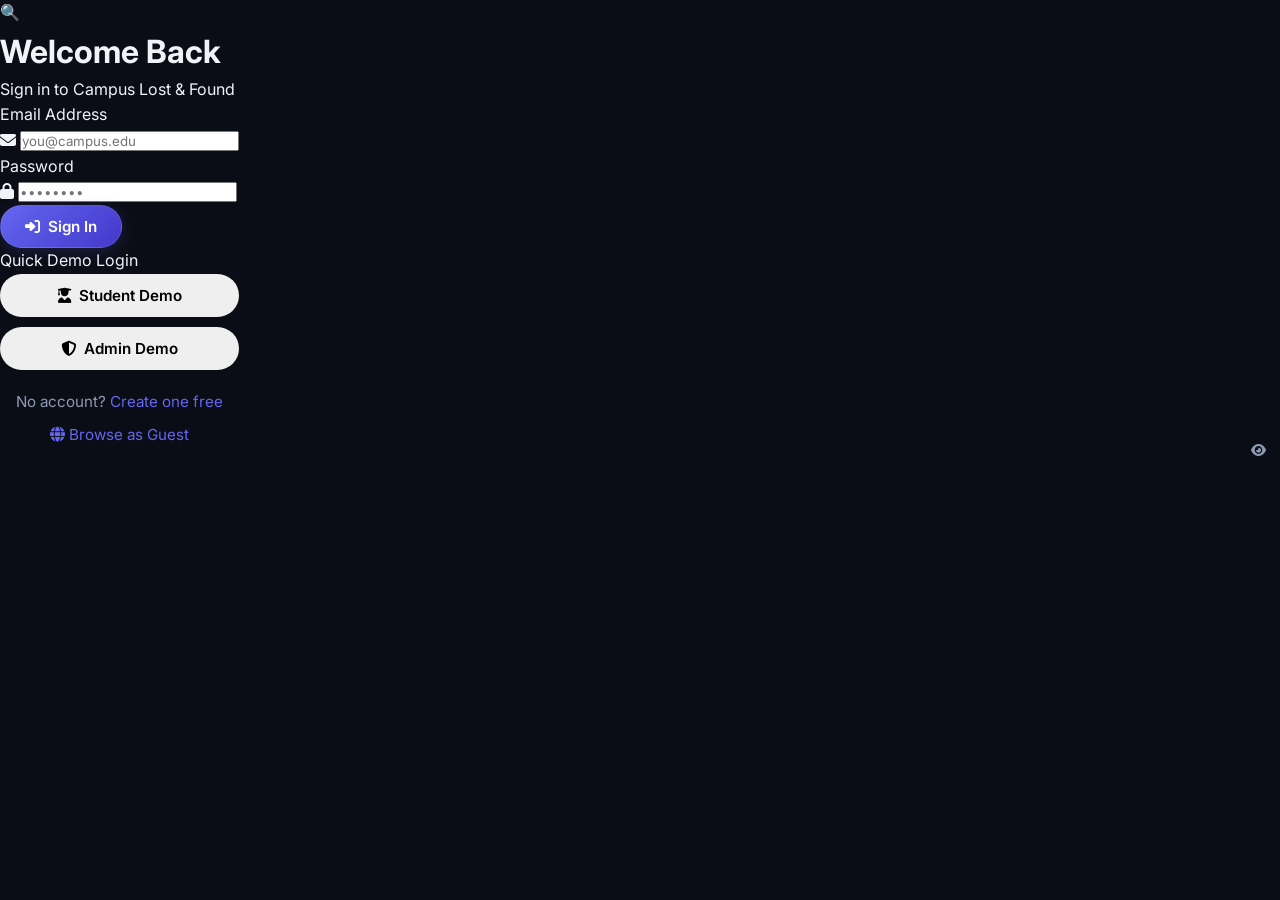
<file: frontend/login.html>
<!DOCTYPE html>
<html lang="en">

<head>
  <meta charset="UTF-8" />
  <meta name="viewport" content="width=device-width, initial-scale=1.0" />
  <title>Login — Campus Lost & Found</title>
  <link rel="stylesheet" href="style.css" />
  <link rel="stylesheet" href="https://cdnjs.cloudflare.com/ajax/libs/font-awesome/6.5.0/css/all.min.css" />
</head>

<body>
  <div id="toast-container"></div>

  <div class="auth-page">
    <div class="auth-card">
      <div class="auth-logo">
        <div class="logo-icon">🔍</div>
        <h1>Welcome Back</h1>
        <p>Sign in to Campus Lost &amp; Found</p>
      </div>

      <div id="alertBox"></div>

      <form id="loginForm" novalidate autocomplete="off">
        <div class="form-group">
          <label class="form-label">Email Address</label>
          <div class="input-icon">
            <i class="fa fa-envelope icon"></i>
            <input type="email" id="email" class="form-control" placeholder="you@campus.edu" required />
          </div>
        </div>
        <div class="form-group">
          <label class="form-label">Password</label>
          <div class="input-icon">
            <i class="fa fa-lock icon"></i>
            <input type="password" id="password" class="form-control" placeholder="••••••••" required />
            <button type="button" onclick="togglePw()"
              style="position:absolute;right:14px;top:50%;transform:translateY(-50%);background:none;border:none;color:var(--text-muted);cursor:pointer;">
              <i class="fa fa-eye" id="pwIcon"></i>
            </button>
          </div>
        </div>
        <button type="submit" class="btn btn-primary btn-full btn-lg" id="loginBtn">
          <i class="fa fa-sign-in-alt"></i> Sign In
        </button>
      </form>

      <div class="divider"><span>Quick Demo Login</span></div>

      <div style="display:grid;gap:10px;">
        <button class="btn btn-secondary btn-full" onclick="demo('john@campus.edu','student123')">
          <i class="fa fa-user-graduate"></i> Student Demo
        </button>
        <button class="btn btn-secondary btn-full" onclick="demo('admin@campus.edu','admin123')">
          <i class="fa fa-shield-alt"></i> Admin Demo
        </button>
      </div>

      <div class="auth-footer" style="margin-top:20px;">
        No account? <a href="register.html">Create one free</a>
      </div>
      <div class="auth-footer" style="margin-top:8px;">
        <a href="home-public.html"><i class="fa fa-globe"></i> Browse as Guest</a>
      </div>
    </div>
  </div>

  <script src="app.js"></script>
  <script>
    // Redirect if already logged in
    const s = getSession();
    if (s) window.location.href = s.role === 'admin' ? 'home-admin.html' : 'home-student.html';

    document.getElementById('loginForm').addEventListener('submit', function (e) {
      e.preventDefault();
      const btn = document.getElementById('loginBtn');
      const email = document.getElementById('email').value.trim();
      const pw = document.getElementById('password').value;
      if (!email || !pw) { showAlert('alertBox', '⚠️ Please fill in all fields', 'error'); return; }
      setLoading(btn, true);
      setTimeout(() => {
        const result = authLogin(email, pw);
        if (result.success) {
          showToast('Welcome back, ' + result.name + '!', 'success');
          setTimeout(() => window.location.href = result.role === 'admin' ? 'home-admin.html' : 'home-student.html', 600);
        } else {
          showAlert('alertBox', '❌ ' + result.message, 'error');
          setLoading(btn, false);
        }
      }, 400);
    });

    function demo(e, p) {
      document.getElementById('email').value = e;
      document.getElementById('password').value = p;
      document.getElementById('loginForm').dispatchEvent(new Event('submit'));
    }

    function togglePw() {
      const inp = document.getElementById('password');
      const icon = document.getElementById('pwIcon');
      if (inp.type === 'password') { inp.type = 'text'; icon.className = 'fa fa-eye-slash'; }
      else { inp.type = 'password'; icon.className = 'fa fa-eye'; }
    }
  </script>
</body>

</html>
</file>
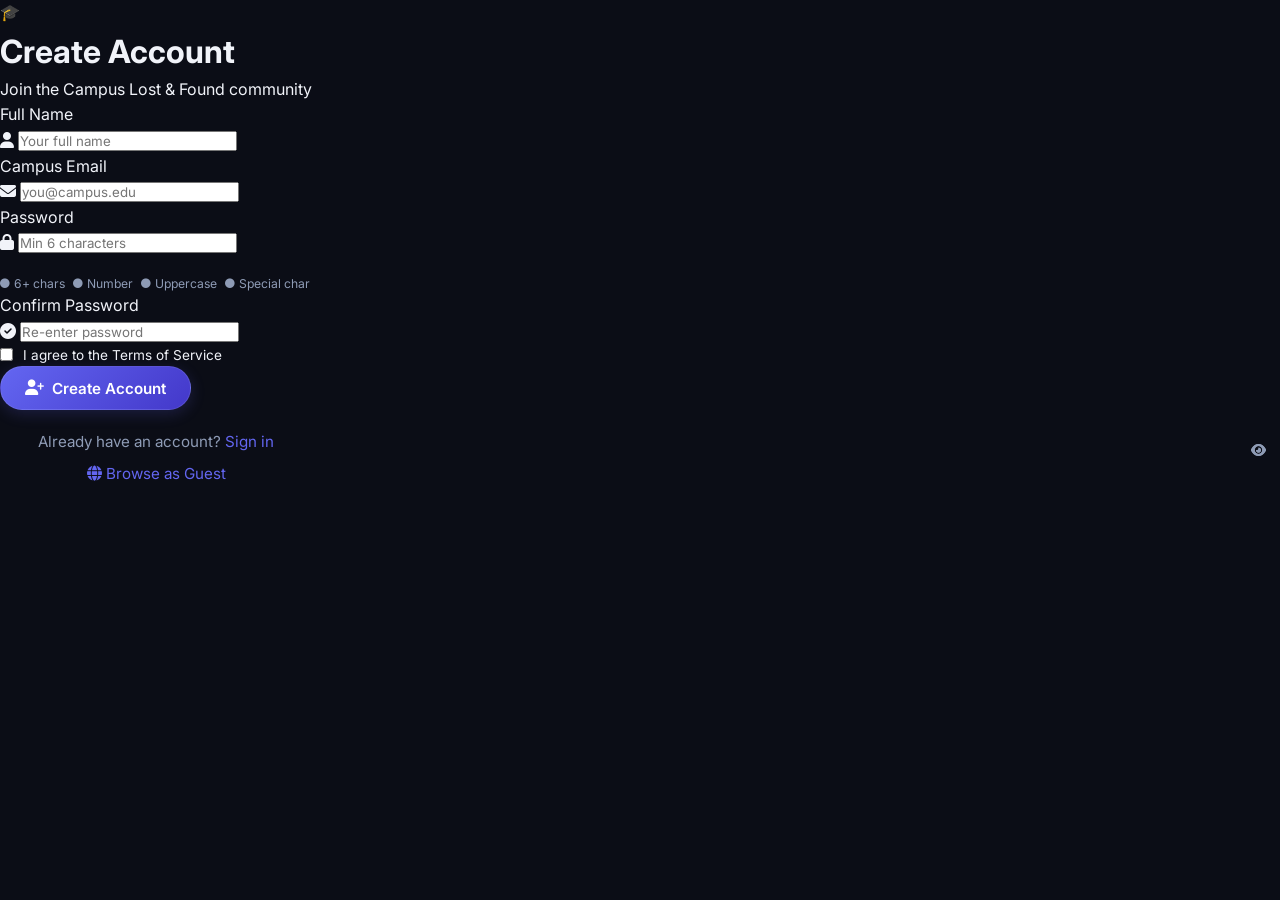
<file: frontend/register.html>
<!DOCTYPE html>
<html lang="en">

<head>
    <meta charset="UTF-8" />
    <meta name="viewport" content="width=device-width, initial-scale=1.0" />
    <title>Register — Campus Lost & Found</title>
    <link rel="stylesheet" href="style.css" />
    <link rel="stylesheet" href="https://cdnjs.cloudflare.com/ajax/libs/font-awesome/6.5.0/css/all.min.css" />
    <style>
        .pw-bar {
            height: 4px;
            border-radius: 2px;
            background: var(--glass-border);
            margin-top: 6px;
        }

        .pw-bar .bar {
            height: 100%;
            border-radius: 2px;
            transition: width .35s, background .3s;
            width: 0;
        }

        .pw-hint {
            font-size: .75rem;
            margin-top: 5px;
            color: var(--text-muted);
        }

        .check-row {
            display: flex;
            flex-wrap: wrap;
            gap: 8px;
            margin-top: 8px;
        }

        .check-item {
            font-size: .76rem;
            display: flex;
            align-items: center;
            gap: 4px;
            color: var(--text-muted);
        }

        .check-item.ok {
            color: var(--success);
        }
    </style>
</head>

<body>
    <div id="toast-container"></div>

    <div class="auth-page">
        <div class="auth-card" style="max-width:460px;">
            <div class="auth-logo">
                <div class="logo-icon">🎓</div>
                <h1>Create Account</h1>
                <p>Join the Campus Lost &amp; Found community</p>
            </div>

            <div id="alertBox"></div>

            <form id="regForm" novalidate>
                <div class="form-group">
                    <label class="form-label">Full Name</label>
                    <div class="input-icon">
                        <i class="fa fa-user icon"></i>
                        <input type="text" id="full_name" class="form-control" placeholder="Your full name" required />
                    </div>
                </div>
                <div class="form-group">
                    <label class="form-label">Campus Email</label>
                    <div class="input-icon">
                        <i class="fa fa-envelope icon"></i>
                        <input type="email" id="email" class="form-control" placeholder="you@campus.edu" required />
                    </div>
                </div>
                <div class="form-group">
                    <label class="form-label">Password</label>
                    <div class="input-icon">
                        <i class="fa fa-lock icon"></i>
                        <input type="password" id="password" class="form-control" placeholder="Min 6 characters"
                            required oninput="checkStrength(this.value)" />
                        <button type="button" onclick="togglePw('password','eye1')"
                            style="position:absolute;right:14px;top:50%;transform:translateY(-50%);background:none;border:none;color:var(--text-muted);cursor:pointer;">
                            <i class="fa fa-eye" id="eye1"></i>
                        </button>
                    </div>
                    <div class="pw-bar">
                        <div class="bar" id="strengthBar"></div>
                    </div>
                    <div class="pw-hint" id="strengthText"></div>
                    <div class="check-row">
                        <span class="check-item" id="c1"><i class="fa fa-circle" style="font-size:.6rem"></i> 6+
                            chars</span>
                        <span class="check-item" id="c2"><i class="fa fa-circle" style="font-size:.6rem"></i>
                            Number</span>
                        <span class="check-item" id="c3"><i class="fa fa-circle" style="font-size:.6rem"></i>
                            Uppercase</span>
                        <span class="check-item" id="c4"><i class="fa fa-circle" style="font-size:.6rem"></i> Special
                            char</span>
                    </div>
                </div>
                <div class="form-group">
                    <label class="form-label">Confirm Password</label>
                    <div class="input-icon">
                        <i class="fa fa-check-circle icon"></i>
                        <input type="password" id="confirm_pw" class="form-control" placeholder="Re-enter password"
                            required />
                        <button type="button" onclick="togglePw('confirm_pw','eye2')"
                            style="position:absolute;right:14px;top:50%;transform:translateY(-50%);background:none;border:none;color:var(--text-muted);cursor:pointer;">
                            <i class="fa fa-eye" id="eye2"></i>
                        </button>
                    </div>
                </div>
                <div class="form-group" style="display:flex;gap:10px;align-items:flex-start;">
                    <input type="checkbox" id="agree" style="margin-top:3px;accent-color:var(--primary);" />
                    <label for="agree" style="font-size:.85rem;color:var(--text-secondary);cursor:pointer;">
                        I agree to the <a href="#" style="color:var(--primary-light);">Terms of Service</a>
                    </label>
                </div>
                <button type="submit" class="btn btn-primary btn-full btn-lg" id="regBtn">
                    <i class="fa fa-user-plus"></i> Create Account
                </button>
            </form>

            <div class="auth-footer" style="margin-top:20px;">
                Already have an account? <a href="login.html">Sign in</a>
            </div>
            <div class="auth-footer" style="margin-top:8px;">
                <a href="home-public.html"><i class="fa fa-globe"></i> Browse as Guest</a>
            </div>
        </div>
    </div>

    <script src="app.js"></script>
    <script>
        const sess = getSession();
        if (sess) window.location.href = sess.role === 'admin' ? 'home-admin.html' : 'home-student.html';

        function checkStrength(val) {
            const checks = [
                { id: 'c1', re: /.{6,}/ },
                { id: 'c2', re: /\d/ },
                { id: 'c3', re: /[A-Z]/ },
                { id: 'c4', re: /[^A-Za-z0-9]/ }
            ];
            let score = 0;
            checks.forEach(c => {
                const el = document.getElementById(c.id);
                if (c.re.test(val)) { score++; el.classList.add('ok'); el.querySelector('i').className = 'fa fa-check-circle'; }
                else { el.classList.remove('ok'); el.querySelector('i').className = 'fa fa-circle'; el.querySelector('i').style.fontSize = '.6rem'; }
            });
            const w = ['0%', '28%', '55%', '78%', '100%'], bg = ['', '#e17055', '#fdcb6e', '#00b894', '#6c5ce7'], lbl = ['', 'Weak', 'Fair', 'Good', 'Strong'];
            const bar = document.getElementById('strengthBar');
            bar.style.width = w[score]; bar.style.background = bg[score];
            const txt = document.getElementById('strengthText');
            txt.textContent = score ? lbl[score] : ''; txt.style.color = bg[score];
        }

        function togglePw(id, iconId) {
            const inp = document.getElementById(id), icon = document.getElementById(iconId);
            if (inp.type === 'password') { inp.type = 'text'; icon.className = 'fa fa-eye-slash'; }
            else { inp.type = 'password'; icon.className = 'fa fa-eye'; }
        }

        document.getElementById('regForm').addEventListener('submit', function (e) {
            e.preventDefault();
            const name = document.getElementById('full_name').value.trim();
            const email = document.getElementById('email').value.trim();
            const pw = document.getElementById('password').value;
            const cpw = document.getElementById('confirm_pw').value;

            if (!name || !email || !pw) { showAlert('alertBox', '⚠️ All fields are required', 'error'); return; }
            if (!email.includes('@')) { showAlert('alertBox', '⚠️ Invalid email address', 'error'); return; }
            if (pw.length < 6) { showAlert('alertBox', '⚠️ Password must be at least 6 characters', 'error'); return; }
            if (pw !== cpw) { showAlert('alertBox', '❌ Passwords do not match', 'error'); return; }
            if (!document.getElementById('agree').checked) { showAlert('alertBox', '⚠️ Please agree to the terms', 'error'); return; }

            const btn = document.getElementById('regBtn');
            setLoading(btn, true);
            setTimeout(() => {
                const result = authRegister(name, email, pw);
                if (result.success) {
                    showToast('🎉 Welcome ' + result.name + '!', 'success');
                    setTimeout(() => window.location.href = 'home-student.html', 600);
                } else {
                    showAlert('alertBox', '❌ ' + result.message, 'error');
                    setLoading(btn, false);
                }
            }, 400);
        });
    </script>
</body>

</html>
</file>
<file: frontend/style.css>
@import url('https://fonts.googleapis.com/css2?family=Inter:wght@300;400;500;600;700;800&display=swap');

:root {
    /* Premium Deep Space Dark Mode (Luxurious and Aesthetic) */
    --bg-app: #0b0d16; /* Deep space navy (not flat black) */
    --bg-card: #121526; /* Sleek slate navy card */
    --bg-hover: #1c2038; /* Soft blue-slate hover */
    --text-main: #f1f3f9; /* Soft cool-white text */
    --text-muted: #8e9bb5; /* Elegant steel blue muted text */
    --border-color: rgba(94, 106, 210, 0.15); /* Glowing border with a hint of primary */
    
    /* Vibrant Accents */
    --primary-color: #6366f1; /* Glowing Indigo */
    --primary-hover: #818cf8;
    --primary-glow: rgba(99, 102, 241, 0.2);
    
    /* Semantic Colors */
    --success: #10b981;
    --success-bg: rgba(16, 185, 129, 0.1);
    --danger: #ef4444;
    --danger-bg: rgba(239, 68, 68, 0.1);
    --warning: #f59e0b;
    --warning-bg: rgba(245, 158, 11, 0.1);
    
    /* Layout */
    --radius-sm: 8px;
    --radius-md: 12px;
    --radius-lg: 24px;
    --radius-full: 9999px;
    
    /* Shadows */
    --shadow-glow: 0 0 20px rgba(99, 102, 241, 0.2);
    --shadow-card: 0 4px 20px rgba(0, 0, 0, 0.2);
    --shadow-float: 0 10px 40px rgba(0, 0, 0, 0.35);
}

* {
    margin: 0;
    padding: 0;
    box-sizing: border-box;
    font-family: 'Inter', -apple-system, BlinkMacSystemFont, "Segoe UI", Roboto, sans-serif;
    -webkit-font-smoothing: antialiased;
}

body {
    background-color: var(--bg-app);
    color: var(--text-main);
    line-height: 1.6;
    overflow-x: hidden;
    position: relative;
    min-height: 100vh;
}

body::before {
    content: '';
    position: fixed;
    top: -10%;
    right: -10%;
    width: 60vw;
    height: 60vw;
    background: radial-gradient(circle, rgba(99, 102, 241, 0.04) 0%, rgba(99, 102, 241, 0) 70%);
    z-index: -1;
    pointer-events: none;
    transition: background 0.4s ease;
}

body::after {
    content: '';
    position: fixed;
    bottom: -10%;
    left: -10%;
    width: 50vw;
    height: 50vw;
    background: radial-gradient(circle, rgba(16, 185, 129, 0.02) 0%, rgba(16, 185, 129, 0) 70%);
    z-index: -1;
    pointer-events: none;
    transition: background 0.4s ease;
}

[data-theme="light"] body::before {
    background: radial-gradient(circle, rgba(79, 70, 229, 0.015) 0%, rgba(79, 70, 229, 0) 70%);
}

[data-theme="light"] body::after {
    background: radial-gradient(circle, rgba(16, 185, 129, 0.005) 0%, rgba(16, 185, 129, 0) 70%);
}

/* Custom Scrollbar */
::-webkit-scrollbar { width: 8px; }
::-webkit-scrollbar-track { background: var(--bg-app); }
::-webkit-scrollbar-thumb { background: #27272a; border-radius: 4px; }
::-webkit-scrollbar-thumb:hover { background: #3f3f46; }

a {
    text-decoration: none;
    color: var(--primary-color);
    transition: all 0.2s ease;
}

a:hover {
    color: var(--primary-hover);
    text-shadow: 0 0 8px var(--primary-glow);
}

.container {
    max-width: 1200px;
    margin: 0 auto;
    padding: 0 2rem;
}

/* -------------------------------------------
   GLOBAL GLASS NAVBAR
------------------------------------------- */
.navbar {
    position: sticky;
    top: 0;
    z-index: 100;
    background: rgba(9, 9, 11, 0.6);
    backdrop-filter: blur(16px);
    -webkit-backdrop-filter: blur(16px);
    border-bottom: 1px solid var(--border-color);
    padding: 1rem 0;
    transition: all 0.3s ease;
}

.navbar .container {
    display: flex;
    justify-content: space-between;
    align-items: center;
}

.nav-brand {
    font-size: 1.4rem;
    font-weight: 800;
    background: linear-gradient(135deg, #ffffff 0%, #a1a1aa 100%);
    -webkit-background-clip: text;
    -webkit-text-fill-color: transparent;
    letter-spacing: -0.03em;
}

/* Pro Interactive Logo System */
.logo-container {
    display: flex;
    align-items: center;
    gap: 0.75rem;
    text-decoration: none !important;
    cursor: pointer;
    user-select: none;
    transition: transform 0.2s cubic-bezier(0.175, 0.885, 0.32, 1.275);
}

.logo-container:hover {
    transform: scale(1.02);
}

.logo-icon-wrapper {
    position: relative;
    width: 32px;
    height: 32px;
    display: flex;
    align-items: center;
    justify-content: center;
}

.logo-svg-back {
    position: absolute;
    width: 100%;
    height: 100%;
    fill: none;
    stroke: var(--primary-glow);
    stroke-width: 1.5;
    opacity: 0.3;
    transform: rotate(0deg);
    transition: transform 0.8s cubic-bezier(0.16, 1, 0.3, 1), stroke 0.3s;
}

.logo-container:hover .logo-svg-back {
    transform: rotate(180deg);
    stroke: var(--primary-color);
    opacity: 0.8;
}

.logo-svg-front {
    position: relative;
    width: 20px;
    height: 20px;
    stroke: var(--primary-color);
    stroke-width: 2;
    fill: none;
    stroke-linecap: round;
    stroke-linejoin: round;
    transition: transform 0.5s cubic-bezier(0.175, 0.885, 0.32, 1.275), stroke 0.3s;
}

.logo-container:hover .logo-svg-front {
    transform: scale(1.15) rotate(-15deg);
    stroke: #ffffff;
    filter: drop-shadow(0 0 8px var(--primary-color));
}

.logo-text {
    font-size: 1.35rem;
    font-weight: 800;
    letter-spacing: -0.03em;
    background: linear-gradient(135deg, #ffffff 0%, #a1a1aa 100%);
    -webkit-background-clip: text;
    -webkit-text-fill-color: transparent;
    transition: all 0.3s ease;
    position: relative;
}

.logo-container:hover .logo-text {
    background: linear-gradient(135deg, #ffffff 0%, var(--primary-color) 100%);
    -webkit-background-clip: text;
    -webkit-text-fill-color: transparent;
    filter: drop-shadow(0 0 6px rgba(99, 102, 241, 0.3));
}

.logo-dot {
    width: 5px;
    height: 5px;
    background-color: var(--primary-color);
    border-radius: 50%;
    display: inline-block;
    margin-left: 2px;
    transition: transform 0.3s cubic-bezier(0.175, 0.885, 0.32, 1.275), background-color 0.3s;
}

.logo-container:hover .logo-dot {
    transform: scale(1.8) translateY(-3px);
    background-color: #ffffff;
    box-shadow: 0 0 8px var(--primary-color);
}

/* Admin Panel Pro Interactive Logo */
.logo-container-admin {
    display: flex;
    align-items: center;
    gap: 0.75rem;
    text-decoration: none !important;
    cursor: pointer;
    user-select: none;
    transition: transform 0.2s cubic-bezier(0.175, 0.885, 0.32, 1.275);
}

.logo-container-admin:hover {
    transform: scale(1.02);
}

.logo-container-admin .logo-icon-wrapper {
    position: relative;
    width: 32px;
    height: 32px;
    display: flex;
    align-items: center;
    justify-content: center;
}

.logo-container-admin .logo-svg-back {
    position: absolute;
    width: 100%;
    height: 100%;
    fill: none;
    stroke: var(--danger-bg);
    stroke-width: 1.5;
    opacity: 0.3;
    transform: rotate(0deg);
    transition: transform 0.8s cubic-bezier(0.16, 1, 0.3, 1), stroke 0.3s;
}

.logo-container-admin:hover .logo-svg-back {
    transform: rotate(180deg);
    stroke: var(--danger);
    opacity: 0.8;
}

.logo-container-admin .logo-svg-front {
    position: relative;
    width: 20px;
    height: 20px;
    stroke: var(--danger);
    stroke-width: 2;
    fill: none;
    stroke-linecap: round;
    stroke-linejoin: round;
    transition: transform 0.5s cubic-bezier(0.175, 0.885, 0.32, 1.275), stroke 0.3s;
}

.logo-container-admin:hover .logo-svg-front {
    transform: scale(1.15) rotate(-15deg);
    stroke: #ffffff;
    filter: drop-shadow(0 0 8px var(--danger));
}

.logo-container-admin .logo-text {
    font-size: 1.25rem;
    font-weight: 800;
    letter-spacing: -0.03em;
    background: linear-gradient(135deg, #ffffff 0%, #a1a1aa 100%);
    -webkit-background-clip: text;
    -webkit-text-fill-color: transparent;
    transition: all 0.3s ease;
    position: relative;
}

.logo-container-admin:hover .logo-text {
    background: linear-gradient(135deg, #ffffff 0%, var(--danger) 100%);
    -webkit-background-clip: text;
    -webkit-text-fill-color: transparent;
    filter: drop-shadow(0 0 6px rgba(239, 68, 68, 0.3));
}

.logo-container-admin .logo-dot {
    width: 5px;
    height: 5px;
    background-color: var(--danger);
    border-radius: 50%;
    display: inline-block;
    margin-left: 2px;
    transition: transform 0.3s cubic-bezier(0.175, 0.885, 0.32, 1.275), background-color 0.3s;
}

.logo-container-admin:hover .logo-dot {
    transform: scale(1.8) translateY(-3px);
    background-color: #ffffff;
    box-shadow: 0 0 8px var(--danger);
}

.nav-links {
    display: flex;
    gap: 2rem;
    align-items: center;
}

.nav-links a {
    color: var(--text-muted);
    font-weight: 500;
    font-size: 0.95rem;
}

.nav-links a:hover {
    color: var(--text-main);
    text-shadow: 0 0 10px rgba(255,255,255,0.2);
}

/* -------------------------------------------
   PREMIUM BUTTONS
------------------------------------------- */
.btn {
    display: inline-flex;
    align-items: center;
    justify-content: center;
    padding: 0.7rem 1.5rem;
    border-radius: var(--radius-full);
    font-weight: 600;
    font-size: 0.95rem;
    cursor: pointer;
    border: 1px solid transparent;
    transition: all 0.3s cubic-bezier(0.4, 0, 0.2, 1);
    gap: 0.5rem;
}

.btn-primary {
    background: linear-gradient(135deg, var(--primary-color) 0%, #4338ca 100%);
    color: #ffffff !important;
    box-shadow: 0 4px 15px var(--primary-glow);
    border: 1px solid rgba(255,255,255,0.1);
}

.btn-primary:hover {
    transform: translateY(-2px);
    box-shadow: 0 8px 25px var(--primary-glow);
    filter: brightness(1.1);
}

.btn-primary:active {
    transform: translateY(0);
}

.btn-outline {
    background-color: transparent;
    border-color: var(--border-color);
    color: var(--text-main) !important;
}

.btn-outline:hover {
    border-color: var(--text-muted);
    background-color: var(--bg-hover);
}

.btn-icon {
    width: 40px;
    height: 40px;
    border-radius: 50%;
    display: flex;
    align-items: center;
    justify-content: center;
    background: var(--bg-card);
    border: 1px solid var(--border-color);
    color: var(--text-main);
    cursor: pointer;
    transition: all 0.2s;
}

.btn-icon:hover {
    background: var(--bg-hover);
    transform: scale(1.05);
}

/* -------------------------------------------
   HOME PAGE: HERO & FEATURES
------------------------------------------- */
.hero {
    position: relative;
    padding: 8rem 0 6rem;
    text-align: center;
    overflow: hidden;
}

/* Mesh Gradient Background */
.hero::before {
    content: '';
    position: absolute;
    top: -50%;
    left: -50%;
    width: 200%;
    height: 200%;
    background: radial-gradient(circle at 50% 50%, var(--primary-glow) 0%, transparent 40%),
                radial-gradient(circle at 80% 20%, rgba(239, 68, 68, 0.1) 0%, transparent 30%);
    z-index: -1;
    animation: rotateMesh 30s linear infinite;
}

@keyframes rotateMesh {
    0% { transform: rotate(0deg); }
    100% { transform: rotate(360deg); }
}

.hero h1 {
    font-size: 4.5rem;
    font-weight: 800;
    letter-spacing: -0.04em;
    line-height: 1.1;
    margin-bottom: 1.5rem;
    background: linear-gradient(180deg, #fff 0%, #a1a1aa 100%);
    -webkit-background-clip: text;
    -webkit-text-fill-color: transparent;
}

.hero p {
    font-size: 1.25rem;
    color: var(--text-muted);
    max-width: 650px;
    margin: 0 auto 3rem;
}

/* -------------------------------------------
   HOME PAGE: SEARCH SECTION
------------------------------------------- */
.search-section {
    position: relative;
    z-index: 10;
    margin-top: -3rem;
    margin-bottom: 4rem;
}

.filter-bar {
    display: flex;
    flex-wrap: wrap; /* Allows the bar elements to wrap beautifully on smaller screen widths instead of collapsing */
    gap: 1rem;
    background: rgba(18, 18, 20, 0.8);
    backdrop-filter: blur(20px);
    padding: 1.25rem;
    border-radius: var(--radius-lg);
    border: 1px solid var(--border-color);
    box-shadow: var(--shadow-float);
}

.filter-input-group {
    position: relative;
    flex: 2 1 250px; /* Takes up a wide rectangular width (baseline of 250px) and expands to fill space */
}

.filter-bar select {
    flex: 1 1 180px; /* Takes up standard proportional width */
}

.filter-bar input, .filter-bar select {
    width: 100%;
    padding: 1rem 1.5rem;
    background: var(--bg-app);
    border: 1px solid var(--border-color);
    border-radius: var(--radius-md);
    color: var(--text-main);
    font-size: 1rem;
    transition: all 0.3s;
}

.filter-bar input:focus, .filter-bar select:focus {
    outline: none;
    border-color: var(--primary-color);
    box-shadow: 0 0 0 3px var(--primary-glow);
}

/* -------------------------------------------
   GRID & CARDS (Home & Dashboards)
------------------------------------------- */
.items-grid {
    display: grid;
    grid-template-columns: repeat(auto-fill, minmax(320px, 1fr));
    gap: 2rem;
    padding-bottom: 6rem;
}

.item-card {
    background: var(--bg-card);
    border-radius: var(--radius-md);
    border: 1px solid var(--border-color);
    overflow: hidden;
    display: flex;
    flex-direction: column;
    transition: all 0.4s cubic-bezier(0.175, 0.885, 0.32, 1.275);
    position: relative;
}

.item-card::before {
    content: '';
    position: absolute;
    inset: 0;
    border-radius: inherit;
    padding: 1px;
    background: linear-gradient(to bottom, rgba(255,255,255,0.1), transparent);
    -webkit-mask: linear-gradient(#fff 0 0) content-box, linear-gradient(#fff 0 0);
    -webkit-mask-composite: xor;
    mask-composite: exclude;
    pointer-events: none;
}

.item-card:hover {
    transform: translateY(-8px);
    box-shadow: 0 20px 40px rgba(0,0,0,0.5), 0 0 20px var(--primary-glow);
    border-color: rgba(94, 106, 210, 0.3);
}

.item-img-container {
    width: 100%;
    height: 220px;
    background: #000;
    position: relative;
    overflow: hidden;
}

.item-img {
    width: 100%;
    height: 100%;
    object-fit: cover;
    transition: transform 0.5s ease;
    opacity: 0.85;
}

.item-card:hover .item-img {
    transform: scale(1.05);
    opacity: 1;
}

.item-placeholder {
    width: 100%;
    height: 100%;
    display: flex;
    align-items: center;
    justify-content: center;
    background: linear-gradient(135deg, #1f1f22 0%, #121214 100%);
    color: var(--text-muted);
    font-weight: 500;
}

.badge-position {
    position: absolute;
    top: 1rem;
    right: 1rem;
    z-index: 2;
    backdrop-filter: blur(8px);
}

.item-content {
    padding: 1.5rem;
    flex: 1;
    display: flex;
    flex-direction: column;
}

.item-title {
    font-size: 1.25rem;
    font-weight: 700;
    color: var(--text-main);
    margin-bottom: 0.5rem;
    line-height: 1.3;
}

.item-meta {
    font-size: 0.85rem;
    color: var(--text-muted);
    margin-bottom: 1rem;
    display: flex;
    flex-wrap: wrap;
    gap: 0.5rem;
    align-items: center;
}

.item-meta span::after {
    content: "•";
    margin-left: 0.5rem;
    opacity: 0.5;
}
.item-meta span:last-child::after { content: ""; }

.item-desc {
    font-size: 0.95rem;
    color: var(--text-muted);
    margin-bottom: 1.5rem;
    display: -webkit-box;
    -webkit-line-clamp: 2;
    line-clamp: 2;
    -webkit-box-orient: vertical;
    overflow: hidden;
    flex-grow: 1;
}

.btn-view-details {
    width: 100%;
    margin-top: auto;
}

/* Badges */
.badge {
    padding: 0.3rem 0.8rem;
    border-radius: var(--radius-full);
    font-size: 0.75rem;
    font-weight: 700;
    text-transform: uppercase;
    letter-spacing: 0.05em;
    border: 1px solid transparent;
}

.badge-lost {
    background: var(--danger-bg);
    color: var(--danger);
    border-color: rgba(239, 68, 68, 0.2);
}

.badge-found {
    background: var(--success-bg);
    color: var(--success);
    border-color: rgba(16, 185, 129, 0.2);
}

.badge-pending {
    background: var(--warning-bg);
    color: var(--warning);
    border-color: rgba(245, 158, 11, 0.2);
}

.badge-category {
    background: var(--bg-hover);
    color: var(--text-muted);
    border-color: var(--border-color);
}

/* -------------------------------------------
   AUTH PAGES: SPLIT SCREEN & FLOATING LABELS
------------------------------------------- */
.auth-page {
    display: flex;
    min-height: 100vh;
    background: var(--bg-app);
}

.auth-left {
    flex: 1;
    display: none;
    background: linear-gradient(135deg, #09090b 0%, #121214 100%);
    position: relative;
    overflow: hidden;
}

@media (min-width: 992px) {
    .auth-left { display: flex; align-items: center; justify-content: center; }
}

.auth-left::after {
    content: '';
    position: absolute;
    width: 800px;
    height: 800px;
    background: radial-gradient(circle, var(--primary-glow) 0%, transparent 60%);
    top: 50%;
    left: 50%;
    transform: translate(-50%, -50%);
    opacity: 0.5;
    animation: pulse 8s infinite alternate;
}

@keyframes pulse {
    0% { transform: translate(-50%, -50%) scale(0.8); opacity: 0.3; }
    100% { transform: translate(-50%, -50%) scale(1.2); opacity: 0.6; }
}

.auth-graphic-text {
    position: relative;
    z-index: 10;
    text-align: center;
}

.auth-graphic-text h2 {
    font-size: 3rem;
    font-weight: 800;
    letter-spacing: -0.03em;
    margin-bottom: 1rem;
    background: linear-gradient(135deg, #fff, var(--text-muted));
    -webkit-background-clip: text;
    -webkit-text-fill-color: transparent;
}

.auth-right {
    flex: 1;
    display: flex;
    align-items: center;
    justify-content: center;
    padding: 2rem;
    position: relative;
}

.auth-container {
    width: 100%;
    max-width: 440px;
    background: var(--bg-card);
    padding: 3rem;
    border-radius: var(--radius-lg);
    border: 1px solid var(--border-color);
    box-shadow: var(--shadow-card);
    position: relative;
    z-index: 10;
}

.auth-title {
    font-size: 2rem;
    font-weight: 800;
    margin-bottom: 0.5rem;
    letter-spacing: -0.02em;
}

.auth-subtitle {
    color: var(--text-muted);
    margin-bottom: 2.5rem;
}

/* Floating Labels */
.form-floating {
    position: relative;
    margin-bottom: 1.5rem;
}

.form-floating input {
    width: 100%;
    padding: 1.25rem 1rem 0.5rem;
    background: var(--bg-app);
    border: 1px solid var(--border-color);
    border-radius: var(--radius-sm);
    color: var(--text-main);
    font-size: 1rem;
    transition: all 0.2s;
}

.form-floating label {
    position: absolute;
    left: 1rem;
    top: 50%;
    transform: translateY(-50%);
    color: var(--text-muted);
    transition: all 0.2s ease-out;
    pointer-events: none;
    font-size: 1rem;
}

.form-floating input:focus,
.form-floating input:not(:placeholder-shown) {
    border-color: var(--primary-color);
    box-shadow: 0 0 0 1px var(--primary-color);
}

.form-floating input:focus + label,
.form-floating input:not(:placeholder-shown) + label {
    top: 0.5rem;
    font-size: 0.75rem;
    color: var(--primary-color);
}

.form-floating input::placeholder {
    color: transparent; /* Hide placeholder */
}

.password-toggle {
    position: absolute;
    right: 1rem;
    top: 50%;
    transform: translateY(-50%);
    cursor: pointer;
    color: var(--text-muted);
}

.btn-block {
    width: 100%;
    padding: 1rem;
    font-size: 1rem;
    margin-top: 1rem;
}

.auth-footer {
    margin-top: 2rem;
    text-align: center;
    font-size: 0.95rem;
    color: var(--text-muted);
}

.alert {
    padding: 1rem 1.5rem;
    border-radius: var(--radius-sm);
    margin-bottom: 1.5rem;
    font-weight: 500;
    font-size: 0.9rem;
    display: flex;
    align-items: center;
    gap: 0.5rem;
}
.alert-error {
    background: var(--danger-bg);
    color: #fca5a5;
    border: 1px solid rgba(239, 68, 68, 0.3);
}
.alert-success {
    background: var(--success-bg);
    color: #6ee7b7;
    border: 1px solid rgba(16, 185, 129, 0.3);
}

/* -------------------------------------------
   DASHBOARD LAYOUT (Discord/Linear Inspired)
------------------------------------------- */
.dashboard-layout {
    display: flex;
    height: 100vh;
    overflow: hidden;
    background: var(--bg-app);
}

.dash-sidebar {
    width: 260px;
    background: var(--bg-card);
    border-right: 1px solid var(--border-color);
    display: flex;
    flex-direction: column;
    padding: 1.5rem;
    z-index: 20;
}

.dash-brand {
    font-size: 1.25rem;
    font-weight: 800;
    margin-bottom: 2rem;
    display: flex;
    align-items: center;
    gap: 0.75rem;
}

.dash-nav {
    display: flex;
    flex-direction: column;
    gap: 0.25rem;
    flex: 1;
}

.dash-nav-item {
    display: flex;
    align-items: center;
    gap: 1rem;
    padding: 0.75rem 1rem;
    color: var(--text-muted);
    font-weight: 500;
    border-radius: var(--radius-sm);
    cursor: pointer;
    transition: all 0.2s;
    border: 1px solid transparent;
}

.dash-nav-item:hover {
    background: var(--bg-hover);
    color: var(--text-main);
}

.dash-nav-item.active {
    background: var(--primary-glow);
    color: #fff;
    border: 1px solid rgba(94, 106, 210, 0.5);
    box-shadow: inset 0 0 10px rgba(94,106,210,0.2);
}

.dash-nav-item .badge {
    margin-left: auto;
}

.dash-user {
    margin-top: auto;
    padding-top: 1.5rem;
    border-top: 1px solid var(--border-color);
    display: flex;
    align-items: center;
    gap: 1rem;
}

.dash-main {
    flex: 1;
    display: flex;
    flex-direction: column;
    overflow-y: auto;
    position: relative;
}

.dash-header {
    height: 70px;
    background: rgba(9, 9, 11, 0.8);
    backdrop-filter: blur(12px);
    border-bottom: 1px solid var(--border-color);
    display: flex;
    align-items: center;
    justify-content: space-between;
    padding: 0 2rem;
    position: sticky;
    top: 0;
    z-index: 10;
}

.dash-header-search {
    position: relative;
    width: 300px;
}

.dash-header-search input {
    width: 100%;
    padding: 0.5rem 1rem 0.5rem 2.5rem;
    background: var(--bg-card);
    border: 1px solid var(--border-color);
    border-radius: var(--radius-full);
    color: var(--text-main);
}

.dash-header-search::before {
    content: '🔍';
    position: absolute;
    left: 1rem;
    top: 50%;
    transform: translateY(-50%);
    font-size: 0.8rem;
    opacity: 0.5;
}

.dash-header-actions {
    display: flex;
    align-items: center;
    gap: 1rem;
}

.dash-content {
    padding: 2rem;
    max-width: 1400px;
    margin: 0 auto;
    width: 100%;
}

.dash-title {
    font-size: 1.75rem;
    font-weight: 800;
    margin-bottom: 2rem;
}

/* Analytics Cards */
.analytics-grid {
    display: grid;
    grid-template-columns: repeat(auto-fit, minmax(240px, 1fr));
    gap: 1.5rem;
    margin-bottom: 3rem;
}

.analytics-card {
    background: var(--bg-card);
    padding: 1.5rem;
    border-radius: var(--radius-lg);
    border: 1px solid var(--border-color);
    position: relative;
    overflow: hidden;
}

.analytics-card::after {
    content: '';
    position: absolute;
    top: 0; right: 0;
    width: 100px; height: 100px;
    background: radial-gradient(circle, var(--primary-glow) 0%, transparent 70%);
    opacity: 0.5;
    pointer-events: none;
}

.analytics-value {
    font-size: 2.5rem;
    font-weight: 800;
    color: var(--text-main);
    line-height: 1.2;
}

.analytics-label {
    color: var(--text-muted);
    font-weight: 500;
    font-size: 0.95rem;
    margin-top: 0.5rem;
}

/* Tables */
.table-container {
    background: var(--bg-card);
    border-radius: var(--radius-lg);
    border: 1px solid var(--border-color);
    overflow: hidden;
    box-shadow: var(--shadow-card);
}

table {
    width: 100%;
    border-collapse: collapse;
}

th {
    background: var(--bg-hover);
    padding: 1rem 1.5rem;
    text-align: left;
    font-size: 0.8rem;
    text-transform: uppercase;
    letter-spacing: 0.05em;
    color: var(--text-muted);
    font-weight: 600;
    border-bottom: 1px solid var(--border-color);
}

td {
    padding: 1.25rem 1.5rem;
    border-bottom: 1px solid var(--border-color);
    vertical-align: middle;
}

tr:last-child td {
    border-bottom: none;
}

tr:hover td {
    background: rgba(255,255,255,0.02);
}

.action-buttons {
    display: flex;
    gap: 0.5rem;
}

/* Chat UI Restyle */
.chat-container {
    display: flex;
    height: calc(100vh - 250px);
    border: 1px solid var(--border-color);
    border-radius: var(--radius-lg);
    overflow: hidden;
    background: var(--bg-card);
    box-shadow: var(--shadow-card);
}

.chat-sidebar {
    width: 300px;
    border-right: 1px solid var(--border-color);
    background: var(--bg-app);
    display: flex;
    flex-direction: column;
}

.chat-sidebar-header {
    padding: 1.5rem;
    border-bottom: 1px solid var(--border-color);
    font-weight: 700;
}

.thread-item {
    padding: 1.25rem 1.5rem;
    border-bottom: 1px solid var(--border-color);
    cursor: pointer;
    transition: all 0.2s;
}

.thread-item:hover { background: var(--bg-card); }
.thread-item.active { background: var(--bg-hover); border-left: 3px solid var(--primary-color); }

.chat-main { flex: 1; display: flex; flex-direction: column; background: var(--bg-card); }
.chat-header { padding: 1.5rem; border-bottom: 1px solid var(--border-color); }
.chat-messages { flex: 1; padding: 2rem; overflow-y: auto; display: flex; flex-direction: column; gap: 1rem; }

.message {
    max-width: 70%;
    padding: 1rem 1.25rem;
    border-radius: var(--radius-md);
    font-size: 0.95rem;
    box-shadow: 0 2px 10px rgba(0,0,0,0.1);
}

.message-received {
    align-self: flex-start;
    background: var(--bg-hover);
    border: 1px solid var(--border-color);
    border-bottom-left-radius: 4px;
}

.message-sent {
    align-self: flex-end;
    background: linear-gradient(135deg, var(--primary-color), #4338ca);
    color: white;
    border-bottom-right-radius: 4px;
}

.chat-input {
    padding: 1.5rem;
    border-top: 1px solid var(--border-color);
    display: flex;
    gap: 1rem;
    background: var(--bg-app);
}

.chat-input input {
    flex: 1;
    padding: 1rem 1.5rem;
    border-radius: var(--radius-full);
    border: 1px solid var(--border-color);
    background: var(--bg-card);
    color: var(--text-main);
    outline: none;
    transition: all 0.2s;
}

.chat-input input:focus {
    border-color: var(--primary-color);
    box-shadow: 0 0 0 2px var(--primary-glow);
}

/* Modals Restyle */
.modal {
    display: none;
    position: fixed;
    z-index: 1000;
    left: 0;
    top: 0;
    width: 100%;
    height: 100%;
    background-color: rgba(10, 10, 12, 0.85);
    backdrop-filter: blur(10px);
    -webkit-backdrop-filter: blur(10px);
    align-items: center;
    justify-content: center;
    padding: 1.5rem;
    box-sizing: border-box;
}

.modal.active {
    display: flex;
}

.modal-content {
    background: var(--bg-card);
    border: 1px solid var(--border-color);
    border-radius: var(--radius-lg);
    box-shadow: var(--shadow-float);
    width: 100%;
    max-width: 550px;
    display: flex;
    flex-direction: column;
    overflow: hidden;
    animation: modalSlideUp 0.3s cubic-bezier(0.16, 1, 0.3, 1);
}

@keyframes modalSlideUp {
    from {
        transform: translateY(30px) scale(0.96);
        opacity: 0;
    }
    to {
        transform: translateY(0) scale(1);
        opacity: 1;
    }
}

.modal-header {
    padding: 1.25rem 1.5rem;
    border-bottom: 1px solid var(--border-color);
    background: var(--bg-app);
    display: flex;
    align-items: center;
    justify-content: space-between;
}

.modal-header h2 {
    font-size: 1.25rem;
    font-weight: 700;
    color: var(--text-main);
    margin: 0;
}

.close-modal {
    background: none;
    border: none;
    color: var(--text-muted);
    font-size: 1.75rem;
    font-weight: 300;
    cursor: pointer;
    line-height: 1;
    padding: 0;
    margin: 0;
    transition: color 0.2s;
}

.close-modal:hover {
    color: var(--danger);
}

.modal-body {
    padding: 1.5rem;
    max-height: 65vh;
    overflow-y: auto;
    color: var(--text-main);
}

.modal-img {
    width: 100%;
    max-height: 280px;
    object-fit: cover;
    border-radius: var(--radius-md);
    margin-bottom: 1.25rem;
    border: 1px solid var(--border-color);
}

.modal-body p {
    margin-bottom: 0.75rem;
    line-height: 1.6;
    font-size: 0.95rem;
}

.modal-body p strong {
    color: var(--text-muted);
    font-weight: 600;
    display: inline-block;
    width: 110px;
}

.modal-footer {
    padding: 1rem 1.5rem;
    border-top: 1px solid var(--border-color);
    background: var(--bg-app);
    display: flex;
    justify-content: flex-end;
    gap: 0.75rem;
}

/* Form Styles for Dashboard */
.modern-form .form-group {
    margin-bottom: 1.5rem;
}
.modern-form label {
    display: block;
    margin-bottom: 0.5rem;
    font-weight: 500;
    color: var(--text-muted);
}
.modern-form input, .modern-form select, .modern-form textarea {
    width: 100%;
    padding: 1rem;
    background: var(--bg-app);
    border: 1px solid var(--border-color);
    border-radius: var(--radius-sm);
    color: var(--text-main);
    transition: all 0.2s;
}
.modern-form input:focus, .modern-form select:focus, .modern-form textarea:focus {
    outline: none;
    border-color: var(--primary-color);
    box-shadow: 0 0 0 2px var(--primary-glow);
}

/* Footer */
.site-footer {
    background: var(--bg-card);
    border-top: 1px solid var(--border-color);
    padding: 4rem 0 2rem;
    margin-top: 4rem;
}
.footer-grid {
    display: grid;
    grid-template-columns: 2fr 1fr 1fr;
    gap: 4rem;
    margin-bottom: 4rem;
}
.footer-brand {
    font-size: 1.5rem;
    font-weight: 800;
    margin-bottom: 1rem;
    background: linear-gradient(135deg, #fff, #a1a1aa);
    -webkit-background-clip: text;
    -webkit-text-fill-color: transparent;
}
.footer-links h4 {
    color: var(--text-main);
    margin-bottom: 1.5rem;
}
.footer-links ul { list-style: none; }
.footer-links li { margin-bottom: 0.75rem; }
.footer-links a { color: var(--text-muted); }
.footer-links a:hover { color: var(--text-main); }
.footer-bottom {
    text-align: center;
    padding-top: 2rem;
    border-top: 1px solid var(--border-color);
    color: var(--text-muted);
    font-size: 0.85rem;
}

/* Tab Pane Visibility */
.tab-pane {
    display: none;
}
.tab-pane.active {
    display: block;
}

/* -------------------------------------------
   GOOGLE SIGN-IN SIMULATOR (DEV MODE)
   ------------------------------------------- */
.btn-google-custom {
    display: inline-flex;
    align-items: center;
    justify-content: center;
    width: 100%;
    padding: 0.85rem 1rem;
    border-radius: var(--radius-sm);
    font-weight: 600;
    font-size: 0.95rem;
    cursor: pointer;
    background: #ffffff;
    color: #1f2937 !important;
    border: 1px solid #e5e7eb;
    transition: all 0.3s cubic-bezier(0.4, 0, 0.2, 1);
    gap: 0.75rem;
    margin-top: 0.5rem;
}

.btn-google-custom:hover {
    background: #f9fafb;
    transform: translateY(-2px);
    box-shadow: 0 4px 15px rgba(255, 255, 255, 0.1);
}

.btn-google-custom svg {
    width: 18px;
    height: 18px;
}

.sim-overlay {
    position: fixed;
    inset: 0;
    background: rgba(0, 0, 0, 0.85);
    backdrop-filter: blur(10px);
    z-index: 1000;
    display: flex;
    align-items: center;
    justify-content: center;
    opacity: 0;
    pointer-events: none;
    transition: all 0.3s ease;
}

.sim-overlay.active {
    opacity: 1;
    pointer-events: all;
}

.sim-modal {
    background: var(--bg-card);
    border: 1px solid var(--border-color);
    border-radius: var(--radius-lg);
    width: 90%;
    max-width: 480px;
    padding: 2.5rem;
    box-shadow: var(--shadow-float);
    transform: scale(0.9);
    transition: all 0.3s cubic-bezier(0.34, 1.56, 0.64, 1);
    position: relative;
}

.sim-overlay.active .sim-modal {
    transform: scale(1);
}

.sim-close {
    position: absolute;
    top: 1.25rem;
    right: 1.25rem;
    background: transparent;
    border: none;
    color: var(--text-muted);
    font-size: 1.5rem;
    cursor: pointer;
    transition: color 0.2s;
    line-height: 1;
}

.sim-close:hover {
    color: var(--text-main);
}

.sim-header {
    text-align: center;
    margin-bottom: 2rem;
}

.sim-title {
    font-size: 1.5rem;
    font-weight: 800;
    background: linear-gradient(135deg, #ffffff 0%, #a1a1aa 100%);
    -webkit-background-clip: text;
    -webkit-text-fill-color: transparent;
    margin-bottom: 0.5rem;
}

.sim-subtitle {
    color: var(--text-muted);
    font-size: 0.9rem;
    line-height: 1.5;
}

.sim-accounts-list {
    display: flex;
    flex-direction: column;
    gap: 1rem;
    margin-bottom: 1.75rem;
}

.sim-account-option {
    display: flex;
    align-items: center;
    gap: 1.25rem;
    padding: 1.15rem;
    background: var(--bg-app);
    border: 1px solid var(--border-color);
    border-radius: var(--radius-md);
    cursor: pointer;
    transition: all 0.2s ease;
    text-align: left;
}

.sim-account-option:hover {
    background: var(--bg-hover);
    border-color: var(--primary-color);
    transform: translateY(-2px);
    box-shadow: 0 4px 20px rgba(94, 106, 210, 0.15);
}

.sim-avatar {
    width: 44px;
    height: 44px;
    border-radius: 50%;
    background: var(--primary-color);
    color: #fff;
    display: flex;
    align-items: center;
    justify-content: center;
    font-weight: 700;
    font-size: 1.2rem;
    flex-shrink: 0;
}

.sim-avatar.admin {
    background: #ef4444;
}

.sim-avatar.new {
    background: #10b981;
}

.sim-info {
    flex-grow: 1;
}

.sim-name {
    font-size: 0.95rem;
    font-weight: 600;
    color: var(--text-main);
    margin-bottom: 0.2rem;
}

.sim-email {
    font-size: 0.8rem;
    color: var(--text-muted);
}

.sim-badge {
    font-size: 0.7rem;
    font-weight: 700;
    text-transform: uppercase;
    padding: 0.25rem 0.6rem;
    border-radius: var(--radius-full);
    border: 1px solid transparent;
    letter-spacing: 0.05em;
}

.sim-badge-admin {
    background: rgba(239, 68, 68, 0.1);
    color: #fca5a5;
    border-color: rgba(239, 68, 68, 0.2);
}

.sim-badge-student {
    background: rgba(94, 106, 210, 0.1);
    color: #cbd5e1;
    border-color: rgba(94, 106, 210, 0.2);
}

.sim-badge-new {
    background: rgba(16, 185, 129, 0.1);
    color: #6ee7b7;
    border-color: rgba(16, 185, 129, 0.2);
}

.sim-footer-note {
    font-size: 0.75rem;
    color: var(--text-muted);
    text-align: center;
    line-height: 1.5;
    border-top: 1px solid var(--border-color);
    padding-top: 1.25rem;
}

/* Reusable Settings Card */
.settings-card {
    background: var(--bg-card);
    border: 1px solid var(--border-color);
    border-radius: var(--radius-lg);
    box-shadow: var(--shadow-card);
    padding: 2.5rem;
    max-width: 800px;
    margin: 1.5rem 0;
}

/* ==========================================================================
   THEME SWITCHER & MODERN BEAUTIFICATION OVERLAYS
   ========================================================================== */

/* 1. Light Theme Variable Overrides */
[data-theme="light"] {
    --bg-app: #f4f4f5; /* Premium soft zinc grey */
    --bg-card: #ffffff; /* Clean white card */
    --bg-hover: #f1f1f3; /* Gentle grey hover */
    --text-main: #09090b; /* Pitch dark text */
    --text-muted: #71717a; /* Sleek zinc grey muted */
    --border-color: rgba(9, 9, 11, 0.08); /* Sophisticated subtle border */
    
    --primary-color: #4f46e5; /* Deep rich Indigo for light mode */
    --primary-hover: #4338ca;
    --primary-glow: rgba(79, 70, 229, 0.15);
    
    --shadow-card: 0 4px 12px rgba(9, 9, 11, 0.03), 0 1px 3px rgba(9, 9, 11, 0.02);
    --shadow-float: 0 16px 32px rgba(9, 9, 11, 0.06);
    
    --danger-bg: rgba(239, 68, 68, 0.08);
    --success-bg: rgba(16, 185, 129, 0.08);
    --warning-bg: rgba(245, 158, 11, 0.08);
}

/* Base body transitions to make theme switching look fluid & professional */
body, aside, main, header, .settings-card, .table-container, th, td, .dash-nav-item, input, button, select, textarea {
    transition: background-color 0.4s cubic-bezier(0.16, 1, 0.3, 1), 
                color 0.4s cubic-bezier(0.16, 1, 0.3, 1), 
                border-color 0.4s cubic-bezier(0.16, 1, 0.3, 1), 
                box-shadow 0.4s cubic-bezier(0.16, 1, 0.3, 1),
                transform 0.3s cubic-bezier(0.16, 1, 0.3, 1);
}

/* 2. Theme Switcher Pill Component */
.theme-switcher {
    position: relative;
    height: 32px;
    width: 98px;
    background: rgba(255, 255, 255, 0.03);
    border: 1px solid var(--border-color);
    border-radius: 99px;
    display: inline-flex;
    align-items: center;
    padding: 2px;
    gap: 2px;
    overflow: hidden;
    backdrop-filter: blur(10px);
    -webkit-backdrop-filter: blur(10px);
    z-index: 100;
}

[data-theme="light"] .theme-switcher {
    background: rgba(9, 9, 11, 0.05);
}

.theme-btn {
    position: relative;
    background: transparent;
    border: none;
    height: 26px;
    width: 30px;
    border-radius: 99px;
    display: flex;
    align-items: center;
    justify-content: center;
    cursor: pointer;
    color: var(--text-muted);
    transition: color 0.3s cubic-bezier(0.16, 1, 0.3, 1);
    z-index: 2;
    padding: 0;
    outline: none;
}

.theme-btn svg {
    stroke: currentColor;
    transition: transform 0.3s cubic-bezier(0.16, 1, 0.3, 1);
}

.theme-btn:hover {
    color: var(--text-main);
}

.theme-btn:hover svg {
    transform: scale(1.12);
}

.theme-btn.active {
    color: var(--bg-app) !important;
}

/* Switcher Slider background indicator */
.theme-slider {
    position: absolute;
    top: 2px;
    left: 2px;
    height: 26px;
    width: 30px;
    background: var(--text-main);
    border-radius: 99px;
    transition: transform 0.35s cubic-bezier(0.16, 1, 0.3, 1);
    z-index: 1;
    pointer-events: none;
}

/* 3. Modern Sidebars & Interactive Items */
.dash-nav-item {
    position: relative;
    overflow: hidden;
}

.dash-nav-item::before {
    content: '';
    position: absolute;
    left: 0;
    top: 20%;
    height: 60%;
    width: 3px;
    background: var(--primary-color);
    border-radius: 99px;
    opacity: 0;
    transform: scaleY(0.3);
    transition: all 0.3s cubic-bezier(0.16, 1, 0.3, 1);
}

.dash-nav-item:hover::before {
    opacity: 0.5;
    transform: scaleY(0.7);
}

.dash-nav-item.active::before {
    opacity: 1;
    transform: scaleY(1);
    background: var(--primary-color);
}

/* In light mode active links should not look dark */
[data-theme="light"] .dash-nav-item.active {
    background: rgba(79, 70, 229, 0.06) !important;
    border-color: rgba(79, 70, 229, 0.15) !important;
    color: var(--primary-color) !important;
    box-shadow: none !important;
}

[data-theme="light"] .dash-nav-item:hover {
    background: rgba(9, 9, 11, 0.03);
}

/* 4. Sleek Card modernizations */
.settings-card, .table-container, .sim-modal {
    border-radius: var(--radius-md) !important;
    box-shadow: var(--shadow-card) !important;
    border-color: var(--border-color) !important;
}

.settings-card:hover, .table-container:hover {
    border-color: rgba(94, 106, 210, 0.25) !important;
    box-shadow: 0 12px 30px rgba(0, 0, 0, 0.15) !important;
}

[data-theme="light"] .settings-card:hover, [data-theme="light"] .table-container:hover {
    border-color: rgba(79, 70, 229, 0.25) !important;
    box-shadow: 0 12px 30px rgba(9, 9, 11, 0.04) !important;
}

/* 5. Beautiful Forms & Floating inputs */
.modern-form input:focus, .modern-form select:focus, .modern-form textarea:focus,
.form-floating input:focus {
    border-color: var(--primary-color) !important;
    box-shadow: 0 0 0 3px var(--primary-glow) !important;
    transform: translateY(-1px);
}

/* 6. Beautiful Premium Tables */
table {
    border-collapse: separate !important;
    border-spacing: 0 !important;
}

th {
    font-size: 0.75rem !important;
    letter-spacing: 0.08em !important;
    padding: 1.1rem 1.5rem !important;
    background: rgba(255, 255, 255, 0.01) !important;
}

[data-theme="light"] th {
    background: rgba(9, 9, 11, 0.01) !important;
}

td {
    padding: 1.15rem 1.5rem !important;
}

tr {
    transition: transform 0.25s cubic-bezier(0.16, 1, 0.3, 1), background-color 0.25s;
}

tr:hover td {
    background: rgba(255, 255, 255, 0.01) !important;
}

[data-theme="light"] tr:hover td {
    background: rgba(9, 9, 11, 0.015) !important;
}

/* Clean beautiful stats grids */
.stats-grid {
    gap: 1.5rem !important;
}

.stat-card {
    position: relative;
    overflow: hidden;
    border-radius: var(--radius-md) !important;
    border: 1px solid var(--border-color) !important;
    background: var(--bg-card) !important;
    transition: all 0.3s cubic-bezier(0.16, 1, 0.3, 1) !important;
}

.stat-card::after {
    content: '';
    position: absolute;
    top: 0;
    left: 0;
    right: 0;
    height: 3px;
    background: linear-gradient(90deg, var(--primary-color), var(--success));
    opacity: 0;
    transition: opacity 0.3s;
}

.stat-card:hover {
    transform: translateY(-4px);
    border-color: rgba(94, 106, 210, 0.3) !important;
    box-shadow: 0 10px 25px rgba(0, 0, 0, 0.15) !important;
}

.stat-card:hover::after {
    opacity: 1;
}

[data-theme="light"] .stat-card:hover {
    border-color: rgba(79, 70, 229, 0.3) !important;
    box-shadow: 0 10px 25px rgba(9, 9, 11, 0.04) !important;
}
</file>
